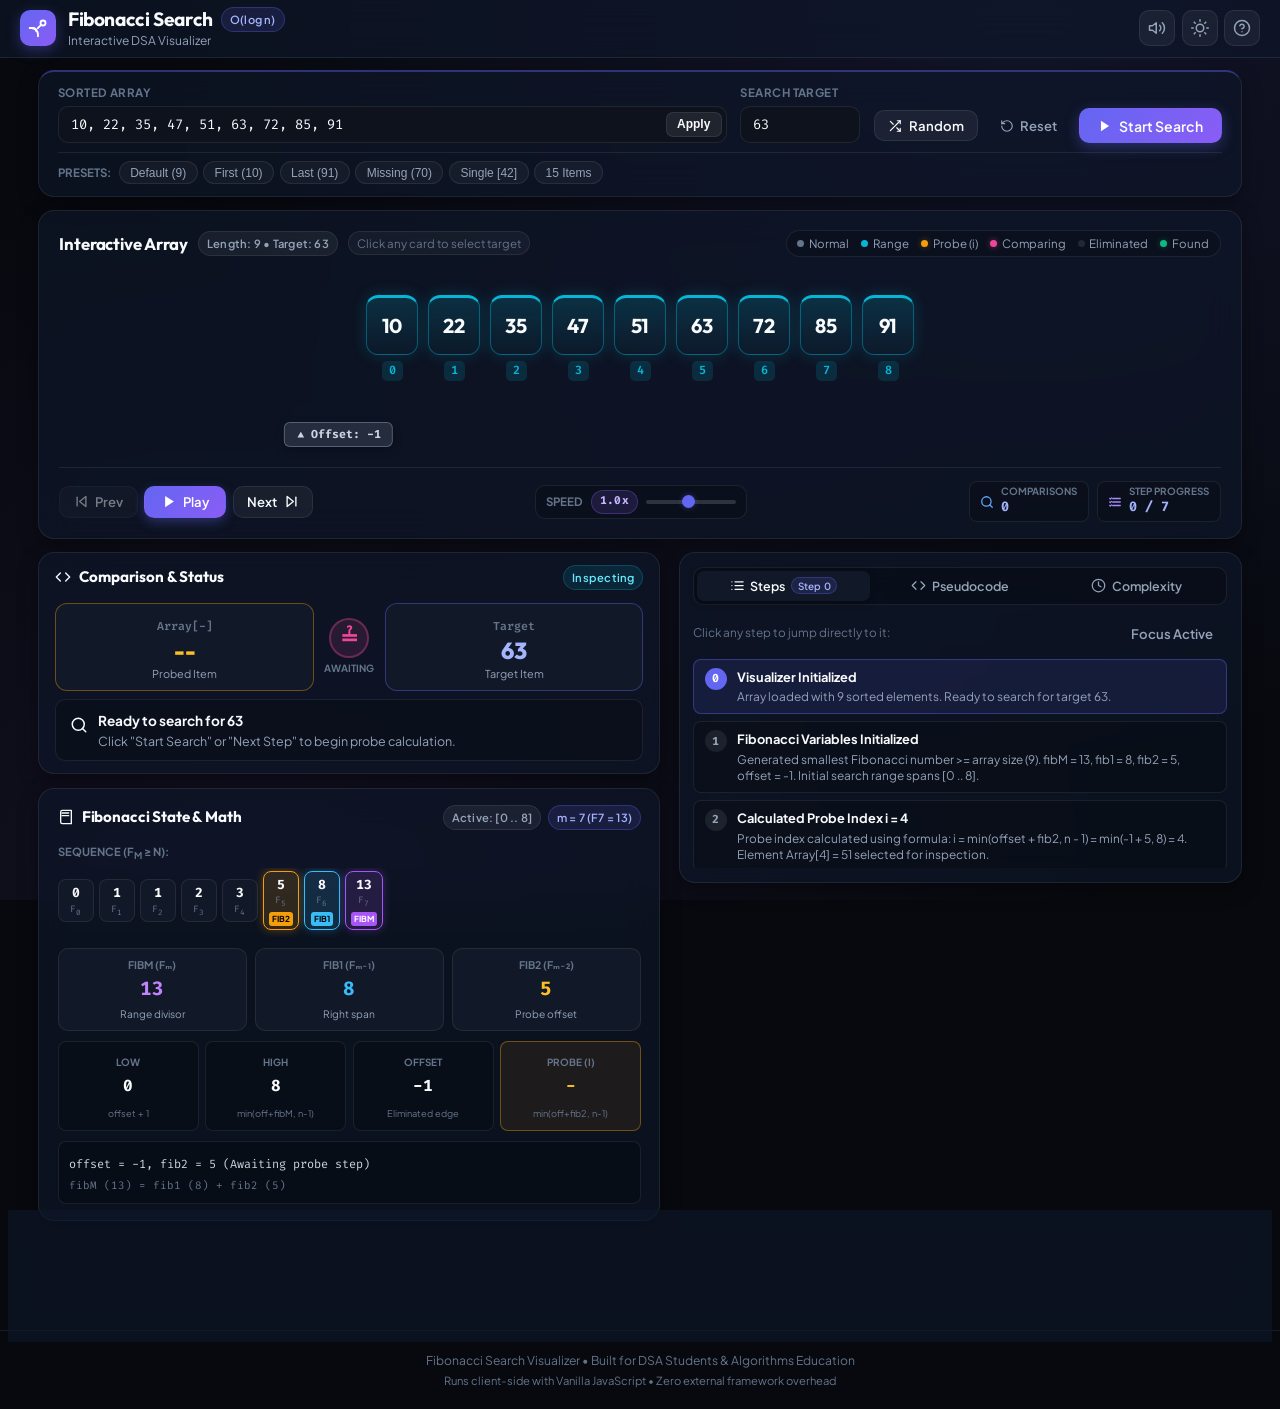
<file: index.html>
<!DOCTYPE html>
<html lang="en">
<head>
  <meta charset="UTF-8">
  <meta name="viewport" content="width=device-width, initial-scale=1.0">
  <title>Fibonacci Search Visualizer | Interactive DSA Algorithm Learning Tool</title>
  <meta name="description" content="An interactive, educational Fibonacci Search Algorithm visualizer for Data Structures and Algorithms (DSA) students. Learn step-by-step with animated probes, Fibonacci sequences, and comparisons.">
  
  <!-- Google Fonts: Outfit (Headings & Display), Plus Jakarta Sans (UI), Fira Code (Mono) -->
  <link rel="preconnect" href="https://fonts.googleapis.com">
  <link rel="preconnect" href="https://fonts.gstatic.com" crossorigin>
  <link href="https://fonts.googleapis.com/css2?family=Fira+Code:wght@400;500;600&family=Outfit:wght@400;500;600;700;800&family=Plus+Jakarta+Sans:wght@400;500;600;700&display=swap" rel="stylesheet">
  
  <link rel="stylesheet" href="style.css">
</head>
<body class="dark-theme">
  <!-- Accessibility Skip Link -->
  <a href="#main-visualizer" class="skip-link">Skip to Visualizer</a>

  <!-- Live Announcer for Screen Readers -->
  <div id="live-announcer" class="sr-only" aria-live="polite" aria-atomic="true"></div>

  <!-- Sleek Frosted Header -->
  <header class="app-header">
    <div class="header-container">
      <div class="brand-group">
        <div class="brand-icon" aria-hidden="true">
          <svg width="20" height="20" viewBox="0 0 24 24" fill="none" stroke="currentColor" stroke-width="2.2" stroke-linecap="round" stroke-linejoin="round">
            <path d="M2 12h2a8 8 0 0 1 8 8v2"></path>
            <path d="M6 12a4 4 0 0 1 4 4"></path>
            <circle cx="18" cy="6" r="3"></circle>
            <path d="m16 8-4.5 4.5"></path>
          </svg>
        </div>
        <div class="brand-text">
          <div class="title-with-badge">
            <h1 class="app-title">Fibonacci Search</h1>
            <span class="badge badge-accent">O(log n)</span>
          </div>
          <p class="app-subtitle">Interactive DSA Visualizer</p>
        </div>
      </div>

      <div class="header-actions">
        <!-- Audio Toggle Button -->
        <button id="btn-toggle-sound" class="btn-icon" title="Toggle Sound Effects (M)" aria-label="Toggle Sound Effects">
          <svg class="icon-sound-on" width="18" height="18" viewBox="0 0 24 24" fill="none" stroke="currentColor" stroke-width="2" stroke-linecap="round" stroke-linejoin="round" aria-hidden="true">
            <polygon points="11 5 6 9 2 9 2 15 6 15 11 19 11 5"></polygon>
            <path d="M15.54 8.46a5 5 0 0 1 0 7.07"></path>
            <path d="M19.07 4.93a10 10 0 0 1 0 14.14"></path>
          </svg>
          <svg class="icon-sound-off" style="display:none;" width="18" height="18" viewBox="0 0 24 24" fill="none" stroke="currentColor" stroke-width="2" stroke-linecap="round" stroke-linejoin="round" aria-hidden="true">
            <polygon points="11 5 6 9 2 9 2 15 6 15 11 19 11 5"></polygon>
            <line x1="23" y1="9" x2="17" y2="15"></line>
            <line x1="17" y1="9" x2="23" y2="15"></line>
          </svg>
        </button>

        <!-- Theme Toggle Button -->
        <button id="btn-toggle-theme" class="btn-icon" title="Toggle Dark/Light Mode (T)" aria-label="Toggle Theme">
          <svg class="icon-sun" width="18" height="18" viewBox="0 0 24 24" fill="none" stroke="currentColor" stroke-width="2" stroke-linecap="round" stroke-linejoin="round" aria-hidden="true">
            <circle cx="12" cy="12" r="5"></circle>
            <line x1="12" y1="1" x2="12" y2="3"></line>
            <line x1="12" y1="21" x2="12" y2="23"></line>
            <line x1="4.22" y1="4.22" x2="5.64" y2="5.64"></line>
            <line x1="18.36" y1="18.36" x2="19.78" y2="19.78"></line>
            <line x1="1" y1="12" x2="3" y2="12"></line>
            <line x1="21" y1="12" x2="23" y2="12"></line>
            <line x1="4.22" y1="19.78" x2="5.64" y2="18.36"></line>
            <line x1="18.36" y1="5.64" x2="19.78" y2="4.22"></line>
          </svg>
          <svg class="icon-moon" style="display:none;" width="18" height="18" viewBox="0 0 24 24" fill="none" stroke="currentColor" stroke-width="2" stroke-linecap="round" stroke-linejoin="round" aria-hidden="true">
            <path d="M21 12.79A9 9 0 1 1 11.21 3 7 7 0 0 0 21 12.79z"></path>
          </svg>
        </button>

        <!-- Help / Shortcuts Button -->
        <button id="btn-open-help" class="btn-icon" title="Keyboard Shortcuts & Guide (?)" aria-label="Keyboard Shortcuts">
          <svg width="18" height="18" viewBox="0 0 24 24" fill="none" stroke="currentColor" stroke-width="2" stroke-linecap="round" stroke-linejoin="round" aria-hidden="true">
            <circle cx="12" cy="12" r="10"></circle>
            <path d="M9.09 9a3 3 0 0 1 5.83 1c0 2-3 3-3 3"></path>
            <line x1="12" y1="17" x2="12.01" y2="17"></line>
          </svg>
        </button>
      </div>
    </div>
  </header>

  <!-- Main Container -->
  <main id="main-visualizer" class="app-main">
    
    <!-- 1. STREAMLINED CONTROL COMMAND BAR -->
    <section class="card input-command-card" aria-labelledby="input-panel-title">
      <div class="command-bar-row">
        <!-- Array Input Capsule -->
        <div class="input-capsule-group array-capsule">
          <label for="array-input" class="capsule-label">Sorted Array</label>
          <div class="capsule-field-wrap">
            <input type="text" id="array-input" class="capsule-input mono-font" placeholder="e.g. 10, 22, 35, 47, 51, 63, 72, 85, 91" value="10, 22, 35, 47, 51, 63, 72, 85, 91" autocomplete="off" spellcheck="false">
            <button id="btn-apply-array" class="capsule-action-btn" title="Apply Array">Apply</button>
          </div>
        </div>

        <!-- Target Input Capsule -->
        <div class="input-capsule-group target-capsule">
          <label for="target-input" class="capsule-label">Search Target</label>
          <div class="capsule-field-wrap">
            <input type="number" id="target-input" class="capsule-input mono-font" placeholder="63" value="63">
          </div>
        </div>

        <!-- Primary Action Buttons -->
        <div class="command-buttons-group">
          <button id="btn-random-array" class="btn btn-secondary btn-sm" title="Generate Random Sorted Array (5-15 elements)">
            <svg width="14" height="14" viewBox="0 0 24 24" fill="none" stroke="currentColor" stroke-width="2" stroke-linecap="round" stroke-linejoin="round" aria-hidden="true">
              <polyline points="16 3 21 3 21 8"></polyline>
              <line x1="4" y1="20" x2="21" y2="3"></line>
              <polyline points="21 16 21 21 16 21"></polyline>
              <line x1="15" y1="15" x2="21" y2="21"></line>
              <line x1="4" y1="4" x2="9" y2="9"></line>
            </svg>
            <span>Random</span>
          </button>
          
          <button id="btn-reset" class="btn btn-ghost btn-sm" title="Reset visualization to initial state (R)">
            <svg width="14" height="14" viewBox="0 0 24 24" fill="none" stroke="currentColor" stroke-width="2" stroke-linecap="round" stroke-linejoin="round" aria-hidden="true">
              <path d="M3 12a9 9 0 1 0 9-9 9.75 9.75 0 0 0-6.74 2.74L3 8"></path>
              <path d="M3 3v5h5"></path>
            </svg>
            <span>Reset</span>
          </button>

          <button id="btn-start-search" class="btn btn-primary btn-sm btn-cta" title="Start Search Animation (Space)">
            <svg class="play-icon" width="14" height="14" viewBox="0 0 24 24" fill="currentColor" stroke="none" aria-hidden="true">
              <polygon points="5 3 19 12 5 21 5 3"></polygon>
            </svg>
            <svg class="pause-icon" style="display:none;" width="14" height="14" viewBox="0 0 24 24" fill="currentColor" stroke="none" aria-hidden="true">
              <rect x="6" y="4" width="4" height="16"></rect>
              <rect x="14" y="4" width="4" height="16"></rect>
            </svg>
            <span id="start-btn-text">Start Search</span>
          </button>
        </div>
      </div>

      <!-- Presets & Error Strip -->
      <div class="command-sub-row">
        <div class="preset-pills-wrap">
          <span class="sub-label">Presets:</span>
          <div class="preset-chips-group">
            <button class="chip-btn" data-preset="default">Default (9)</button>
            <button class="chip-btn" data-preset="found-first">First (10)</button>
            <button class="chip-btn" data-preset="found-last">Last (91)</button>
            <button class="chip-btn" data-preset="not-found">Missing (70)</button>
            <button class="chip-btn" data-preset="single">Single [42]</button>
            <button class="chip-btn" data-preset="large">15 Items</button>
          </div>
        </div>
        <div id="input-error-msg" class="input-error" role="alert" style="display:none;"></div>
      </div>

      <!-- Accessible hidden heading to satisfy markup -->
      <h2 id="input-panel-title" class="sr-only">Controls & Configuration</h2>
    </section>

    <!-- UNSORTED ARRAY MODAL / BANNER -->
    <div id="unsorted-modal" class="unsorted-banner" role="alertdialog" aria-labelledby="unsorted-title" style="display:none;">
      <div class="unsorted-content">
        <div class="unsorted-icon" aria-hidden="true">
          <svg width="22" height="22" viewBox="0 0 24 24" fill="none" stroke="#f59e0b" stroke-width="2" stroke-linecap="round" stroke-linejoin="round">
            <path d="m21.73 18-8-14a2 2 0 0 0-3.48 0l-8 14A2 2 0 0 0 4 21h16a2 2 0 0 0 1.73-3Z"></path>
            <line x1="12" y1="9" x2="12" y2="13"></line>
            <line x1="12" y1="17" x2="12.01" y2="17"></line>
          </svg>
        </div>
        <div class="unsorted-text">
          <h3 id="unsorted-title" class="unsorted-heading">Array Must Be Sorted</h3>
          <p class="unsorted-desc">Fibonacci Search relies on elements in ascending order to partition the search space.</p>
        </div>
        <div class="unsorted-actions">
          <button id="btn-sort-auto" class="btn btn-accent btn-sm">Sort Automatically</button>
          <button id="btn-sort-cancel" class="btn btn-ghost btn-sm">Cancel</button>
        </div>
      </div>
    </div>

    <!-- 2. MAIN ARRAY VISUALIZATION STAGE (HERO CENTERPIECE) -->
    <section class="card array-stage-card" aria-label="Array Visualization">
      <div class="stage-header">
        <div class="stage-title-wrap">
          <h2 class="stage-title">Interactive Array</h2>
          <span id="array-stats-badge" class="badge badge-neutral">Length: 9 • Target: 63</span>
          <span class="stage-hint-pill">Click any card to select target</span>
        </div>

        <!-- Clean Compact Legend -->
        <div class="legend-bar" aria-label="Array element status legend">
          <div class="legend-item"><span class="legend-dot dot-normal"></span><span>Normal</span></div>
          <div class="legend-item"><span class="legend-dot dot-range"></span><span>Range</span></div>
          <div class="legend-item"><span class="legend-dot dot-probe"></span><span>Probe (i)</span></div>
          <div class="legend-item"><span class="legend-dot dot-comparing"></span><span>Comparing</span></div>
          <div class="legend-item"><span class="legend-dot dot-eliminated"></span><span>Eliminated</span></div>
          <div class="legend-item"><span class="legend-dot dot-found"></span><span>Found</span></div>
        </div>
      </div>

      <!-- Array Container with smooth animated pointers -->
      <div class="array-container-wrapper" id="array-wrapper">
        <div id="array-container" class="array-container" role="region" aria-label="Interactive Array Display">
          <!-- Dynamically populated array element boxes -->
        </div>

        <!-- Animated Gliding Pointer Badges -->
        <div class="pointer-track" id="pointer-track" aria-hidden="true">
          <div id="offset-indicator" class="pointer-badge offset-badge" style="display:none;">
            <svg class="pointer-arrow-svg" width="10" height="10" viewBox="0 0 24 24" fill="currentColor">
              <polygon points="12 4 4 18 20 18"></polygon>
            </svg>
            <span class="pointer-label">Offset: -1</span>
          </div>
          <div id="probe-indicator" class="pointer-badge probe-badge" style="display:none;">
            <svg class="pointer-arrow-svg" width="10" height="10" viewBox="0 0 24 24" fill="currentColor">
              <polygon points="12 4 4 18 20 18"></polygon>
            </svg>
            <span class="pointer-label">Probe (i): 4</span>
          </div>
        </div>
      </div>

      <!-- INTEGRATED PLAYBACK CONTROLS BAR -->
      <div class="controls-toolbar">
        <div class="playback-buttons">
          <button id="btn-prev-step" class="btn btn-control btn-sm" title="Previous Step (← Arrow)" disabled>
            <svg width="15" height="15" viewBox="0 0 24 24" fill="none" stroke="currentColor" stroke-width="2.2" stroke-linecap="round" stroke-linejoin="round" aria-hidden="true">
              <polygon points="19 20 9 12 19 4 19 20"></polygon>
              <line x1="5" y1="19" x2="5" y2="5"></line>
            </svg>
            <span>Prev</span>
          </button>

          <button id="btn-play-pause" class="btn btn-play btn-sm" title="Play / Pause Animation (Space)">
            <svg class="play-icon" width="15" height="15" viewBox="0 0 24 24" fill="currentColor" stroke="none" aria-hidden="true">
              <polygon points="5 3 19 12 5 21 5 3"></polygon>
            </svg>
            <svg class="pause-icon" style="display:none;" width="15" height="15" viewBox="0 0 24 24" fill="currentColor" stroke="none" aria-hidden="true">
              <rect x="6" y="4" width="4" height="16"></rect>
              <rect x="14" y="4" width="4" height="16"></rect>
            </svg>
            <span id="play-pause-label">Play</span>
          </button>

          <button id="btn-next-step" class="btn btn-control btn-sm" title="Next Step (→ Arrow)">
            <span>Next</span>
            <svg width="15" height="15" viewBox="0 0 24 24" fill="none" stroke="currentColor" stroke-width="2.2" stroke-linecap="round" stroke-linejoin="round" aria-hidden="true">
              <polygon points="5 4 15 12 5 20 5 4"></polygon>
              <line x1="19" y1="5" x2="19" y2="19"></line>
            </svg>
          </button>
        </div>

        <!-- Speed Slider Capsule -->
        <div class="speed-slider-group">
          <span class="speed-label-text">Speed</span>
          <span id="speed-value-badge" class="badge badge-speed">1.0x</span>
          <input type="range" id="speed-slider" min="300" max="2200" step="100" value="1200" aria-label="Animation Delay in Milliseconds">
        </div>

        <!-- Live Metrics Badges -->
        <div class="metrics-pill-group">
          <div class="metric-pill">
            <span class="metric-icon-wrap" aria-hidden="true">
              <svg width="14" height="14" viewBox="0 0 24 24" fill="none" stroke="#60a5fa" stroke-width="2.2" stroke-linecap="round" stroke-linejoin="round">
                <circle cx="11" cy="11" r="8"></circle>
                <line x1="21" y1="21" x2="16.65" y2="16.65"></line>
              </svg>
            </span>
            <div class="metric-details">
              <span class="metric-title">Comparisons</span>
              <span id="comparisons-count" class="metric-value">0</span>
            </div>
          </div>

          <div class="metric-pill">
            <span class="metric-icon-wrap" aria-hidden="true">
              <svg width="14" height="14" viewBox="0 0 24 24" fill="none" stroke="#a78bfa" stroke-width="2.2" stroke-linecap="round" stroke-linejoin="round">
                <line x1="8" y1="6" x2="21" y2="6"></line>
                <line x1="8" y1="12" x2="21" y2="12"></line>
                <line x1="8" y1="18" x2="21" y2="18"></line>
                <polyline points="3 6 4 7 6 5"></polyline>
                <polyline points="3 12 4 13 6 11"></polyline>
                <polyline points="3 18 4 19 6 17"></polyline>
              </svg>
            </span>
            <div class="metric-details">
              <span class="metric-title">Step Progress</span>
              <span id="step-count" class="metric-value">0 / 0</span>
            </div>
          </div>
        </div>
      </div>
    </section>

    <!-- 3. BALANCED 2-COLUMN DASHBOARD -->
    <div class="main-dashboard-grid">
      
      <!-- LEFT COLUMN: LIVE COMPARISON & FIBONACCI STATE -->
      <div class="dashboard-col left-col">
        
        <!-- CURRENT COMPARISON CARD -->
        <div class="card comparison-card" id="comparison-card" aria-labelledby="comp-panel-title">
          <div class="panel-header">
            <h2 id="comp-panel-title" class="panel-title">
              <svg width="16" height="16" viewBox="0 0 24 24" fill="none" stroke="currentColor" stroke-width="2" stroke-linecap="round" stroke-linejoin="round" aria-hidden="true">
                <polyline points="16 18 22 12 16 6"></polyline>
                <polyline points="8 6 2 12 8 18"></polyline>
              </svg>
              Comparison & Status
            </h2>
            <span id="comp-status-badge" class="badge badge-warning">Awaiting probe</span>
          </div>

          <!-- Comparison Arena -->
          <div class="comparison-arena">
            <div class="comp-box comp-probe-box" id="comp-probe-box">
              <span class="comp-tag">Array[<span id="comp-probe-idx">4</span>]</span>
              <div id="comp-probe-val" class="comp-val">51</div>
              <span class="comp-label">Probed Item</span>
            </div>

            <div class="comp-operator-box" id="comp-operator-box">
              <div id="comp-operator-sign" class="operator-sign">&lt;</div>
              <span id="comp-operator-sub" class="operator-sub">Is Smaller</span>
            </div>

            <div class="comp-box comp-target-box" id="comp-target-box">
              <span class="comp-tag">Target</span>
              <div id="comp-target-val" class="comp-val">63</div>
              <span class="comp-label">Target Item</span>
            </div>
          </div>

          <!-- Plain-English Verdict Box -->
          <div class="comp-verdict-box" id="comp-verdict-box">
            <div class="verdict-icon-container" id="verdict-icon">
              <!-- SVG dynamically populated by script.js -->
            </div>
            <div class="verdict-text-wrap">
              <h3 id="verdict-headline" class="verdict-headline">Ready to search for 63</h3>
              <p id="verdict-desc" class="verdict-desc">
                Click "Start Search" or "Next" to calculate the first Fibonacci probe index.
              </p>
            </div>
          </div>
        </div>

        <!-- FINAL RESULT CARD (POPS IN ON COMPLETE) -->
        <div id="result-banner" class="card result-card" style="display:none;" aria-live="polite">
          <div class="result-badge-row">
            <div id="result-icon-circle" class="result-icon-circle">
              <!-- SVG dynamically populated by script.js -->
            </div>
            <div>
              <h3 id="result-title" class="result-title">Element Found!</h3>
              <p id="result-subtitle" class="result-subtitle">Target successfully located in the array.</p>
            </div>
          </div>

          <div class="result-details-grid">
            <div class="res-item">
              <span class="res-label">Target</span>
              <span id="res-val-target" class="res-value">63</span>
            </div>
            <div class="res-item">
              <span class="res-label">Found Index</span>
              <span id="res-val-index" class="res-value">5</span>
            </div>
            <div class="res-item">
              <span class="res-label">Comparisons</span>
              <span id="res-val-comps" class="res-value">3</span>
            </div>
            <div class="res-item">
              <span class="res-label">Steps</span>
              <span id="res-val-steps" class="res-value">7</span>
            </div>
          </div>

          <p id="result-explanation" class="result-explanation-text">
            Search completed successfully.
          </p>
        </div>

        <!-- FIBONACCI VARIABLES & SEARCH RANGE HUD -->
        <div class="card hud-card" aria-labelledby="hud-panel-title">
          <div class="panel-header">
            <h2 id="hud-panel-title" class="panel-title">
              <svg width="16" height="16" viewBox="0 0 24 24" fill="none" stroke="currentColor" stroke-width="2" stroke-linecap="round" stroke-linejoin="round" aria-hidden="true">
                <path d="M4 19.5v-15A2.5 2.5 0 0 1 6.5 2H20v20H6.5a2.5 2.5 0 0 1-2.5-2.5Z"></path>
                <path d="M6 6h10"></path>
                <path d="M6 10h10"></path>
              </svg>
              Fibonacci State & Math
            </h2>
            <div class="hud-badges-group">
              <span id="range-active-badge" class="badge badge-neutral">Active: [0 .. 8]</span>
              <span id="fib-m-index-badge" class="badge badge-accent">m = 7 (F7 = 13)</span>
            </div>
          </div>

          <!-- Fibonacci Ribbon Tape -->
          <div class="fib-ribbon-wrapper">
            <span class="hud-sub-label">Sequence (F<sub>m</sub> &ge; n):</span>
            <div id="fib-sequence-tape" class="fib-sequence-tape" role="list" aria-label="Fibonacci Sequence Numbers">
              <!-- Dynamic Fibonacci numbers pills -->
            </div>
          </div>

          <!-- Triple Fibonacci Variables -->
          <div class="fib-variables-grid">
            <div class="fib-var-card var-fibM" id="var-card-fibM">
              <div class="var-badge">fibM (Fₘ)</div>
              <div id="val-fibM" class="var-value">13</div>
              <div class="var-sub">Range divisor</div>
            </div>

            <div class="fib-var-card var-fib1" id="var-card-fib1">
              <div class="var-badge">fib1 (Fₘ₋₁)</div>
              <div id="val-fib1" class="var-value">8</div>
              <div class="var-sub">Right span</div>
            </div>

            <div class="fib-var-card var-fib2" id="var-card-fib2">
              <div class="var-badge">fib2 (Fₘ₋₂)</div>
              <div id="val-fib2" class="var-value">5</div>
              <div class="var-sub">Probe offset</div>
            </div>
          </div>

          <!-- Search Range HUD Badges -->
          <div class="range-stats-grid">
            <div class="range-stat-box">
              <span class="range-label">Low</span>
              <span id="stat-low" class="range-num">0</span>
              <span class="range-note">offset + 1</span>
            </div>

            <div class="range-stat-box">
              <span class="range-label">High</span>
              <span id="stat-high" class="range-num">8</span>
              <span class="range-note">min(off+fibM, n-1)</span>
            </div>

            <div class="range-stat-box">
              <span class="range-label">Offset</span>
              <span id="stat-offset" class="range-num">-1</span>
              <span class="range-note">Eliminated edge</span>
            </div>

            <div class="range-stat-box highlight-probe">
              <span class="range-label">Probe (i)</span>
              <span id="stat-probe" class="range-num">4</span>
              <span class="range-note">min(off+fib2, n-1)</span>
            </div>
          </div>

          <!-- Live Formula Bar -->
          <div class="hud-formula-bar">
            <div id="probe-formula-text" class="formula-text">
              <code>i = min(offset + fib2, n - 1) = min(-1 + 5, 8) = 4</code>
            </div>
            <code id="fib-equation" class="equation-text">fibM (13) = fib1 (8) + fib2 (5)</code>
          </div>
        </div>

      </div>

      <!-- RIGHT COLUMN: TABBED EXPLORER (STEPS, CODE, COMPLEXITY) -->
      <div class="dashboard-col right-col">
        
        <div class="card explorer-card">
          <!-- Explorer Tab Bar -->
          <div class="tab-bar" role="tablist" aria-label="Algorithm Explorer Tabs">
            <button class="tab-btn active" id="tab-btn-steps" data-tab="tab-steps" role="tab" aria-selected="true" aria-controls="tab-steps">
              <svg width="15" height="15" viewBox="0 0 24 24" fill="none" stroke="currentColor" stroke-width="2" stroke-linecap="round" stroke-linejoin="round" aria-hidden="true">
                <line x1="8" y1="6" x2="21" y2="6"></line>
                <line x1="8" y1="12" x2="21" y2="12"></line>
                <line x1="8" y1="18" x2="21" y2="18"></line>
                <line x1="3" y1="6" x2="3.01" y2="6"></line>
                <line x1="3" y1="12" x2="3.01" y2="12"></line>
                <line x1="3" y1="18" x2="3.01" y2="18"></line>
              </svg>
              <span>Steps</span>
              <span id="current-step-badge" class="badge badge-accent tab-badge">Step 0</span>
            </button>

            <button class="tab-btn" id="tab-btn-code" data-tab="tab-code" role="tab" aria-selected="false" aria-controls="tab-code">
              <svg width="15" height="15" viewBox="0 0 24 24" fill="none" stroke="currentColor" stroke-width="2" stroke-linecap="round" stroke-linejoin="round" aria-hidden="true">
                <polyline points="16 18 22 12 16 6"></polyline>
                <polyline points="8 6 2 12 8 18"></polyline>
              </svg>
              <span>Pseudocode</span>
            </button>

            <button class="tab-btn" id="tab-btn-complexity" data-tab="tab-complexity" role="tab" aria-selected="false" aria-controls="tab-complexity">
              <svg width="15" height="15" viewBox="0 0 24 24" fill="none" stroke="currentColor" stroke-width="2" stroke-linecap="round" stroke-linejoin="round" aria-hidden="true">
                <circle cx="12" cy="12" r="10"></circle>
                <polyline points="12 6 12 12 16 14"></polyline>
              </svg>
              <span>Complexity</span>
            </button>
          </div>

          <!-- TAB CONTENT 1: STEP-BY-STEP TIMELINE -->
          <div class="tab-pane active" id="tab-steps" role="tabpanel" aria-labelledby="tab-btn-steps">
            <div class="tab-pane-header">
              <span class="pane-note">Click any step to jump directly to it:</span>
              <button id="btn-clear-history" class="btn btn-ghost btn-sm" title="Focus Active Step">Focus Active</button>
            </div>
            <div id="steps-timeline" class="steps-timeline" role="log" aria-label="Step Execution Timeline">
              <!-- Dynamic step cards -->
            </div>
          </div>

          <!-- TAB CONTENT 2: SYNCHRONIZED PSEUDOCODE VIEWER -->
          <div class="tab-pane" id="tab-code" role="tabpanel" aria-labelledby="tab-btn-code" style="display:none;">
            <div class="tab-pane-header">
              <span class="pane-note">Active line highlights in real-time:</span>
              <span class="badge badge-neutral">C++ / Java Style</span>
            </div>
            <pre id="pseudocode-container" class="pseudocode-pre"><code id="pseudocode-content">
<span class="code-line" data-line="1"><span class="c-k">fib2</span> = 0; <span class="c-k">fib1</span> = 1; <span class="c-k">fibM</span> = fib2 + fib1;</span>
<span class="code-line" data-line="2"><span class="c-kw">while</span> (fibM &lt; n) { fib2 = fib1; fib1 = fibM; fibM = fib2 + fib1; }</span>
<span class="code-line" data-line="3"><span class="c-k">offset</span> = -1;</span>
<span class="code-line" data-line="4"><span class="c-kw">while</span> (fibM &gt; 1) {</span>
<span class="code-line" data-line="5">    <span class="c-k">i</span> = min(offset + fib2, n - 1);</span>
<span class="code-line" data-line="6">    <span class="c-kw">if</span> (arr[i] &lt; target) {</span>
<span class="code-line" data-line="7">        fibM = fib1; fib1 = fib2; fib2 = fibM - fib1; offset = i;</span>
<span class="code-line" data-line="8">    } <span class="c-kw">else if</span> (arr[i] &gt; target) {</span>
<span class="code-line" data-line="9">        fibM = fib2; fib1 = fib1 - fib2; fib2 = fibM - fib1;</span>
<span class="code-line" data-line="10">    } <span class="c-kw">else</span> { <span class="c-kw">return</span> i; }</span>
<span class="code-line" data-line="11">}</span>
<span class="code-line" data-line="12"><span class="c-kw">if</span> (fib1 == 1 &amp;&amp; offset + 1 &lt; n &amp;&amp; arr[offset + 1] == target)</span>
<span class="code-line" data-line="13">    <span class="c-kw">return</span> offset + 1;</span>
<span class="code-line" data-line="14"><span class="c-kw">return</span> -1; <span class="c-cm">// Target not found</span></span>
            </code></pre>
          </div>

          <!-- TAB CONTENT 3: COMPLEXITY CARD -->
          <div class="tab-pane" id="tab-complexity" role="tabpanel" aria-labelledby="tab-btn-complexity" style="display:none;">
            <div class="complexity-grid">
              <div class="complexity-stat">
                <span class="cx-label">Best Case</span>
                <span class="cx-val cx-good">O(1)</span>
                <span class="cx-desc">Matched on 1st probe</span>
              </div>

              <div class="complexity-stat">
                <span class="cx-label">Average Case</span>
                <span class="cx-val cx-avg">O(log n)</span>
                <span class="cx-desc">Fibonacci reduction</span>
              </div>

              <div class="complexity-stat">
                <span class="cx-label">Worst Case</span>
                <span class="cx-val cx-avg">O(log n)</span>
                <span class="cx-desc">&approx; 1.44 log<sub>2</sub> n operations</span>
              </div>

              <div class="complexity-stat">
                <span class="cx-label">Auxiliary Space</span>
                <span class="cx-val cx-good">O(1)</span>
                <span class="cx-desc">3 iterative variables</span>
              </div>
            </div>

            <div class="complexity-advantage">
              <div class="advantage-badge">Key Hardware Advantage:</div>
              <p>Fibonacci Search uses <strong>only additions and subtractions</strong> to calculate probe indices, eliminating division (costly on RISC processors) unlike Binary Search. It also provides superior memory locality on non-uniform storage media.</p>
            </div>
          </div>
        </div>

      </div>

    </div>

    <!-- 4. COLLAPSIBLE EDUCATIONAL THEORY & COMPARISON GUIDE -->
    <details class="card edu-accordion" aria-labelledby="edu-title">
      <summary class="edu-summary">
        <div class="edu-summary-content">
          <div class="edu-summary-icon">
            <svg width="20" height="20" viewBox="0 0 24 24" fill="none" stroke="currentColor" stroke-width="2" stroke-linecap="round" stroke-linejoin="round" aria-hidden="true">
              <path d="M2 3h6a4 4 0 0 1 4 4v14a3 3 0 0 0-3-3H2z"></path>
              <path d="M22 3h-6a4 4 0 0 0-4 4v14a3 3 0 0 1 3-3h7z"></path>
            </svg>
          </div>
          <div>
            <h2 id="edu-title" class="edu-summary-title">Algorithm Theory & Binary Search Comparison</h2>
            <p class="edu-summary-sub">Click to expand DSA mathematical concepts, step rules, and comparison table</p>
          </div>
        </div>
        <div class="edu-chevron">
          <svg width="18" height="18" viewBox="0 0 24 24" fill="none" stroke="currentColor" stroke-width="2.2" stroke-linecap="round" stroke-linejoin="round">
            <polyline points="6 9 12 15 18 9"></polyline>
          </svg>
        </div>
      </summary>

      <div class="edu-expanded-content">
        <div class="edu-grid">
          <!-- What is Fibonacci Search -->
          <div class="edu-box">
            <h3 class="edu-heading">What is Fibonacci Search?</h3>
            <p class="edu-quote">
              "Fibonacci Search is an efficient comparison-based searching algorithm that works on a sorted array. It uses Fibonacci numbers to divide the search space instead of using the exact middle element like Binary Search."
            </p>
            <p class="edu-text">
              While Binary Search splits an array strictly in half (1/2 and 1/2), Fibonacci Search partitions the search interval into two sub-intervals with lengths corresponding to consecutive Fibonacci numbers (F<sub>m-2</sub> and F<sub>m-1</sub>). This produces a split ratio close to the golden ratio (&phi; &approx; 0.618).
            </p>
          </div>

          <!-- How It Works Step-by-Step -->
          <div class="edu-box">
            <h3 class="edu-heading">How the Algorithm Works (Step-by-Step)</h3>
            <ol class="edu-steps-list">
              <li><strong>Generate Fibonacci numbers:</strong> Find the smallest F<sub>m</sub> &ge; n (array size). Set <code>fibM = F<sub>m</sub></code>, <code>fib1 = F<sub>m-1</sub></code>, <code>fib2 = F<sub>m-2</sub></code>.</li>
              <li><strong>Initialize offset:</strong> Set <code>offset = -1</code> (marks eliminated items on the left).</li>
              <li><strong>Select probe index:</strong> Calculate <code>i = min(offset + fib2, n - 1)</code>.</li>
              <li><strong>Compare probe with target:</strong>
                <ul>
                  <li>If <code>arr[i] &lt; target</code>: Target is to the right. Discard left subarray, set <code>offset = i</code>, and move Fibonacci numbers down by 1 rank (<code>fibM = fib1</code>, <code>fib1 = fib2</code>, <code>fib2 = fibM - fib1</code>).</li>
                  <li>If <code>arr[i] &gt; target</code>: Target is to the left. Discard right subarray, keep <code>offset</code>, and move Fibonacci numbers down by 2 ranks (<code>fibM = fib2</code>, <code>fib1 = fib1 - fib2</code>, <code>fib2 = fibM - fib1</code>).</li>
                  <li>If <code>arr[i] == target</code>: Match found! Return index <code>i</code>.</li>
                </ul>
              </li>
              <li><strong>Boundary check:</strong> When <code>fibM &le; 1</code>, if <code>fib1 == 1</code> and <code>arr[offset + 1] == target</code>, return <code>offset + 1</code>. Otherwise return <code>-1</code>.</li>
            </ol>
          </div>
        </div>

        <!-- FIBONACCI SEARCH VS BINARY SEARCH TABLE -->
        <div class="comparison-table-wrapper">
          <h3 class="edu-heading">Fibonacci Search vs. Binary Search</h3>
          <div class="table-responsive">
            <table class="dsa-table">
              <thead>
                <tr>
                  <th scope="col">Feature</th>
                  <th scope="col" class="highlight-col">Fibonacci Search</th>
                  <th scope="col">Binary Search</th>
                </tr>
              </thead>
              <tbody>
                <tr>
                  <td><strong>Array Requirement</strong></td>
                  <td>Sorted array</td>
                  <td>Sorted array</td>
                </tr>
                <tr>
                  <td><strong>Partition Technique</strong></td>
                  <td>Fibonacci numbers (F<sub>m-2</sub> and F<sub>m-1</sub>)</td>
                  <td>Divide by 2 (Middle element)</td>
                </tr>
                <tr>
                  <td><strong>Average Time Complexity</strong></td>
                  <td><code>O(log n)</code></td>
                  <td><code>O(log n)</code></td>
                </tr>
                <tr>
                  <td><strong>Worst Time Complexity</strong></td>
                  <td><code>O(log n)</code> (&approx; 1.44 log<sub>2</sub> n)</td>
                  <td><code>O(log n)</code> (log<sub>2</sub> n)</td>
                </tr>
                <tr>
                  <td><strong>Auxiliary Space</strong></td>
                  <td><code>O(1)</code></td>
                  <td><code>O(1)</code></td>
                </tr>
                <tr>
                  <td><strong>Operations Used</strong></td>
                  <td><strong>Only Addition & Subtraction</strong> (+) / (-)</td>
                  <td>Division or Bit Shift (/) / (&gt;&gt;)</td>
                </tr>
                <tr>
                  <td><strong>Cache & Non-uniform Access</strong></td>
                  <td>Better for storage media with non-uniform access</td>
                  <td>Jumps to center; uniform distribution</td>
                </tr>
                <tr>
                  <td><strong>Core Idea</strong></td>
                  <td>Golden-ratio Fibonacci partitioning</td>
                  <td>Equi-partition divide-and-conquer</td>
                </tr>
              </tbody>
            </table>
          </div>
        </div>
      </div>
    </details>

  </main>

  <!-- HELP & KEYBOARD SHORTCUTS MODAL -->
  <div id="help-modal" class="modal-backdrop" style="display:none;" role="dialog" aria-modal="true" aria-labelledby="help-modal-title">
    <div class="modal-card">
      <div class="modal-header">
        <h2 id="help-modal-title" class="modal-title">
          <svg width="18" height="18" viewBox="0 0 24 24" fill="none" stroke="currentColor" stroke-width="2" stroke-linecap="round" stroke-linejoin="round" aria-hidden="true">
            <circle cx="12" cy="12" r="10"></circle>
            <path d="M9.09 9a3 3 0 0 1 5.83 1c0 2-3 3-3 3"></path>
            <line x1="12" y1="17" x2="12.01" y2="17"></line>
          </svg>
          Keyboard Shortcuts & Guide
        </h2>
        <button id="btn-close-help" class="btn-icon" aria-label="Close dialog">
          <svg width="16" height="16" viewBox="0 0 24 24" fill="none" stroke="currentColor" stroke-width="2"><line x1="18" y1="6" x2="6" y2="18"></line><line x1="6" y1="6" x2="18" y2="18"></line></svg>
        </button>
      </div>
      <div class="modal-body">
        <p class="modal-intro">Control the Fibonacci Search visualizer using your keyboard:</p>
        
        <div class="shortcuts-grid">
          <div class="shortcut-row">
            <kbd class="key-cap">Space</kbd>
            <span>Play / Pause automated search animation</span>
          </div>
          <div class="shortcut-row">
            <kbd class="key-cap">→</kbd>
            <span>Execute exactly one step forward (Next)</span>
          </div>
          <div class="shortcut-row">
            <kbd class="key-cap">←</kbd>
            <span>Step backward to previous state (Prev)</span>
          </div>
          <div class="shortcut-row">
            <kbd class="key-cap">R</kbd>
            <span>Reset visualization to start state</span>
          </div>
          <div class="shortcut-row">
            <kbd class="key-cap">M</kbd>
            <span>Toggle synthetic audio sound effects</span>
          </div>
          <div class="shortcut-row">
            <kbd class="key-cap">T</kbd>
            <span>Toggle Dark / Light visual theme</span>
          </div>
        </div>

        <div class="modal-tips">
          <h4>
            <svg width="16" height="16" viewBox="0 0 24 24" fill="none" stroke="currentColor" stroke-width="2"><path d="M15 14c.2-1 .7-1.7 1.5-2.5 1-.9 1.5-2.2 1.5-3.5A6 6 0 0 0 6 8c0 1 .2 2.2 1.5 3.5.7.7 1.3 1.5 1.5 2.5"></path><path d="M9 18h6"></path><path d="M10 22h4"></path></svg>
            Interactive Tips
          </h4>
          <p>Click any array box on screen to immediately set it as the Search Target! In the Steps tab, click any previous or future step card to jump straight to that moment.</p>
        </div>
      </div>
      <div class="modal-footer">
        <button id="btn-modal-got-it" class="btn btn-primary btn-sm">Got it!</button>
      </div>
    </div>
  </div>

  <!-- Footer -->
  <footer class="app-footer">
    <div class="footer-container">
      <p>Fibonacci Search Visualizer • Built for DSA Students & Algorithms Education</p>
      <p class="footer-sub">Runs client-side with Vanilla JavaScript • Zero external framework overhead</p>
    </div>
  </footer>

  <script src="script.js"></script>
</body>
</html>
</file>
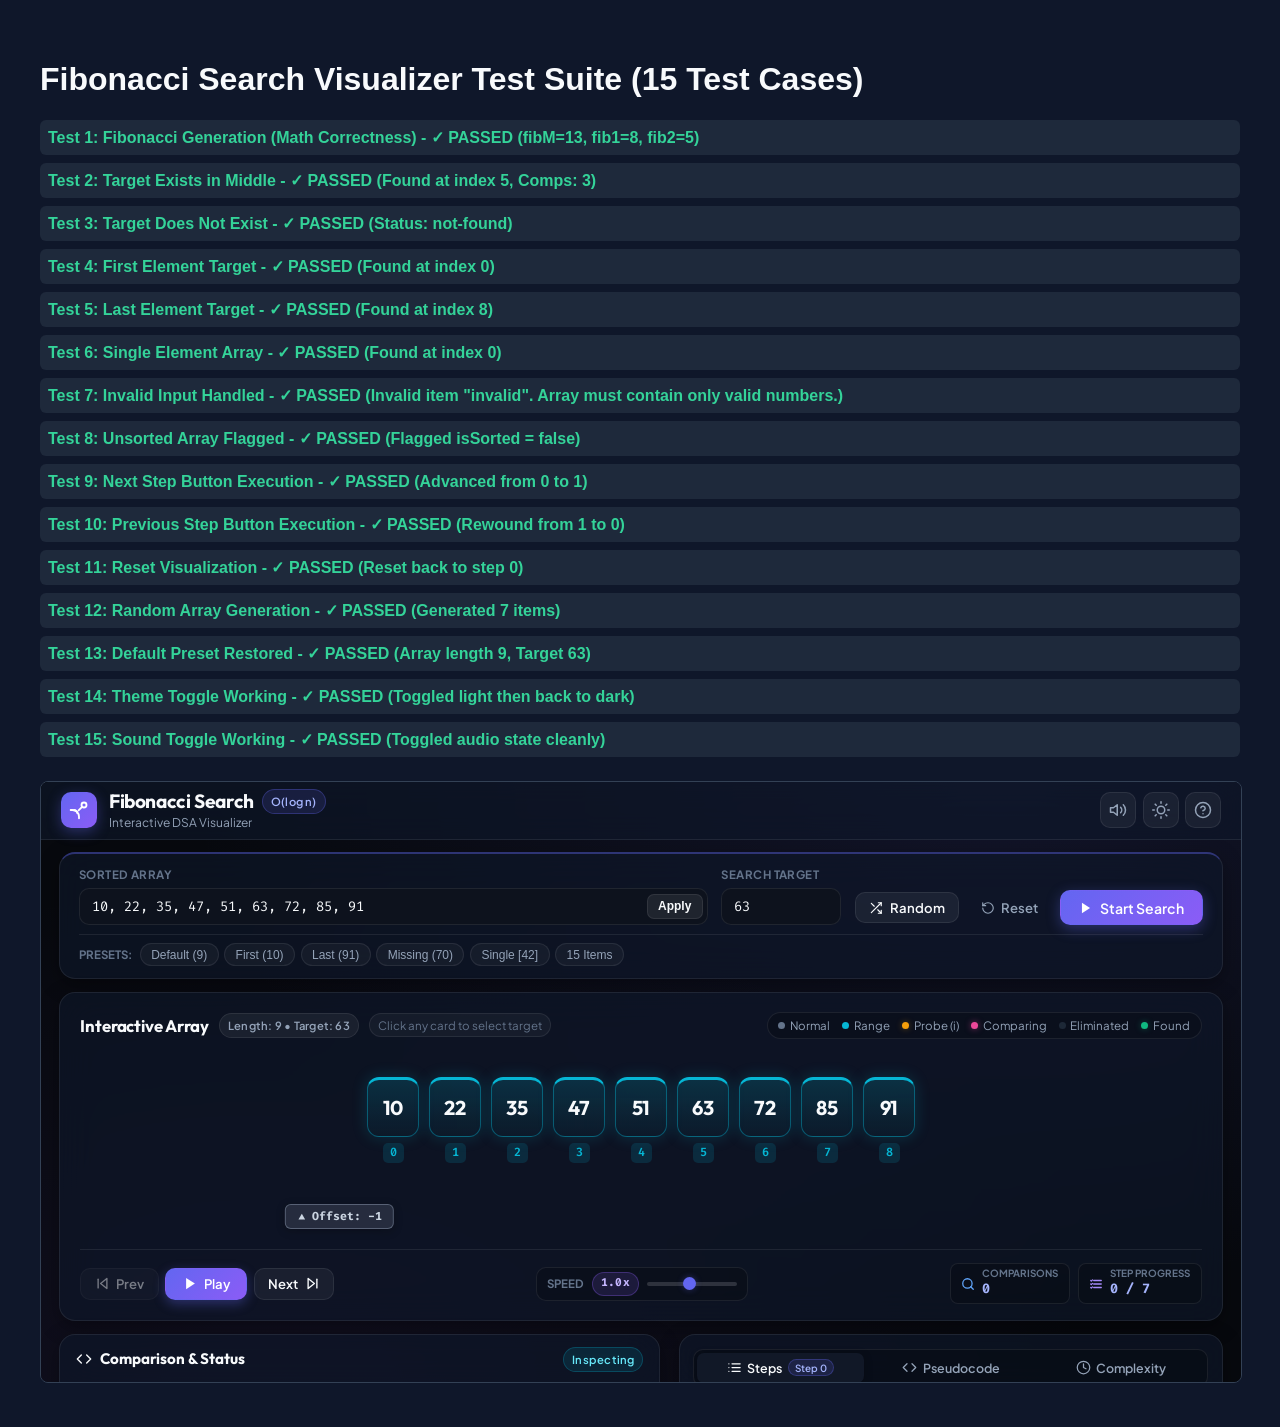
<file: test_suite.html>
<!DOCTYPE html>
<html lang="en">
<head>
  <meta charset="UTF-8">
  <title>Automated In-Browser Test Suite for Fibonacci Search Visualizer</title>
  <style>
    body { font-family: sans-serif; background: #0f172a; color: #f8fafc; padding: 2rem; }
    .pass { color: #34d399; font-weight: bold; }
    .fail { color: #f87171; font-weight: bold; }
    .log-item { margin: 0.5rem 0; padding: 0.5rem; background: #1e293b; border-radius: 6px; }
    iframe { width: 100%; height: 600px; border: 1px solid #334155; border-radius: 8px; margin-top: 1rem; }
  </style>
</head>
<body>
  <h1>Fibonacci Search Visualizer Test Suite (15 Test Cases)</h1>
  <div id="test-results">Running tests...</div>
  <iframe id="test-frame" src="index.html"></iframe>

  <script>
    const resultsContainer = document.getElementById('test-results');
    const logs = [];

    function log(testNum, testName, passed, details = "") {
      logs.push({ testNum, testName, passed, details });
      const div = document.createElement('div');
      div.className = `log-item ${passed ? 'pass' : 'fail'}`;
      div.innerHTML = `Test ${testNum}: ${testName} - ${passed ? '✓ PASSED' : '✕ FAILED'} ${details ? `(${details})` : ''}`;
      resultsContainer.appendChild(div);
      console.log(`[Test ${testNum}] ${testName}: ${passed ? 'PASS' : 'FAIL'}`, details);
    }

    const iframe = document.getElementById('test-frame');

    iframe.onload = async () => {
      resultsContainer.innerHTML = '';
      const win = iframe.contentWindow;
      const doc = iframe.contentDocument;

      try {
        // Test 1: Mathematical correctness of generateFibonacciNumbers
        const fib9 = win.generateFibonacciNumbers(9);
        const t1 = (fib9.fibM === 13 && fib9.fib1 === 8 && fib9.fib2 === 5);
        log(1, "Fibonacci Generation (Math Correctness)", t1, `fibM=${fib9.fibM}, fib1=${fib9.fib1}, fib2=${fib9.fib2}`);

        // Test 2: Target that exists (Default target 63 in [10, 22, 35, 47, 51, 63, 72, 85, 91])
        const statesExist = win.generateSearchStates([10, 22, 35, 47, 51, 63, 72, 85, 91], 63);
        const lastExist = statesExist[statesExist.length - 1];
        const t2 = (lastExist.statusType === 'found' && lastExist.foundIndex === 5 && lastExist.comparisons === 3);
        log(2, "Target Exists in Middle", t2, `Found at index ${lastExist.foundIndex}, Comps: ${lastExist.comparisons}`);

        // Test 3: Target that does not exist (70)
        const statesNotExist = win.generateSearchStates([10, 22, 35, 47, 51, 63, 72, 85, 91], 70);
        const lastNotExist = statesNotExist[statesNotExist.length - 1];
        const t3 = (lastNotExist.statusType === 'not-found' && lastNotExist.foundIndex === -1);
        log(3, "Target Does Not Exist", t3, `Status: ${lastNotExist.statusType}`);

        // Test 4: First element target (10)
        const statesFirst = win.generateSearchStates([10, 22, 35, 47, 51, 63, 72, 85, 91], 10);
        const lastFirst = statesFirst[statesFirst.length - 1];
        const t4 = (lastFirst.statusType === 'found' && lastFirst.foundIndex === 0);
        log(4, "First Element Target", t4, `Found at index ${lastFirst.foundIndex}`);

        // Test 5: Last element target (91)
        const statesLast = win.generateSearchStates([10, 22, 35, 47, 51, 63, 72, 85, 91], 91);
        const lastLast = statesLast[statesLast.length - 1];
        const t5 = (lastLast.statusType === 'found' && lastLast.foundIndex === 8);
        log(5, "Last Element Target", t5, `Found at index ${lastLast.foundIndex}`);

        // Test 6: Single-element array
        const statesSingle = win.generateSearchStates([42], 42);
        const lastSingle = statesSingle[statesSingle.length - 1];
        const t6 = (lastSingle.statusType === 'found' && lastSingle.foundIndex === 0);
        log(6, "Single Element Array", t6, `Found at index ${lastSingle.foundIndex}`);

        // Test 7: Invalid Input validation
        const valRes = win.validateAndParseInput("10, invalid, 30");
        const t7 = (valRes.error !== undefined);
        log(7, "Invalid Input Handled", t7, valRes.error);

        // Test 8: Unsorted Array detection
        const unsortedRes = win.validateAndParseInput("90, 10, 50");
        const t8 = (!unsortedRes.isSorted);
        log(8, "Unsorted Array Flagged", t8, "Flagged isSorted = false");

        // Test 9: Next Step DOM Button
        const nextBtn = doc.getElementById('btn-next-step');
        const initialStep = win.AppState.currentStepIndex;
        nextBtn.click();
        const stepAfterNext = win.AppState.currentStepIndex;
        const t9 = (stepAfterNext === initialStep + 1);
        log(9, "Next Step Button Execution", t9, `Advanced from ${initialStep} to ${stepAfterNext}`);

        // Test 10: Previous Step DOM Button
        const prevBtn = doc.getElementById('btn-prev-step');
        prevBtn.click();
        const stepAfterPrev = win.AppState.currentStepIndex;
        const t10 = (stepAfterPrev === initialStep);
        log(10, "Previous Step Button Execution", t10, `Rewound from ${stepAfterNext} to ${stepAfterPrev}`);

        // Test 11: Reset Button
        nextBtn.click();
        nextBtn.click();
        doc.getElementById('btn-reset').click();
        const t11 = (win.AppState.currentStepIndex === 0);
        log(11, "Reset Visualization", t11, `Reset back to step ${win.AppState.currentStepIndex}`);

        // Test 12: Random Array Generation
        const prevArrayStr = win.AppState.array.join(',');
        doc.getElementById('btn-random-array').click();
        const newArrayStr = win.AppState.array.join(',');
        const t12 = (win.AppState.array.length >= 5 && win.AppState.array.length <= 15);
        log(12, "Random Array Generation", t12, `Generated ${win.AppState.array.length} items`);

        // Test 13: Preset chips & Buttons exist and respond
        doc.querySelector('.chip-btn[data-preset="default"]').click();
        const t13 = (win.AppState.array.length === 9 && win.AppState.target === 63);
        log(13, "Default Preset Restored", t13, `Array length 9, Target 63`);

        // Test 14: Dark / Light Theme Toggle
        const themeBtn = doc.getElementById('btn-toggle-theme');
        themeBtn.click();
        const isLight = doc.body.classList.contains('light-theme');
        themeBtn.click();
        const isDark = doc.body.classList.contains('dark-theme');
        const t14 = (isLight && isDark);
        log(14, "Theme Toggle Working", t14, "Toggled light then back to dark");

        // Test 15: Sound Effects Toggle
        const soundBtn = doc.getElementById('btn-toggle-sound');
        const initialSound = win.AppState.soundEnabled;
        soundBtn.click();
        const soundToggled = win.AppState.soundEnabled;
        soundBtn.click();
        const t15 = (initialSound !== soundToggled && win.AppState.soundEnabled === initialSound);
        log(15, "Sound Toggle Working", t15, "Toggled audio state cleanly");

        // Summary
        const allPassed = logs.every(l => l.passed);
        window.__TEST_SUMMARY__ = { allPassed, passedCount: logs.filter(l => l.passed).length, total: logs.length };
        console.log("TEST SUMMARY:", window.__TEST_SUMMARY__);

      } catch (err) {
        console.error("Test Suite Error:", err);
        log(0, "Test Runner Execution", false, err.message);
      }
    };
  </script>
</body>
</html>
</file>
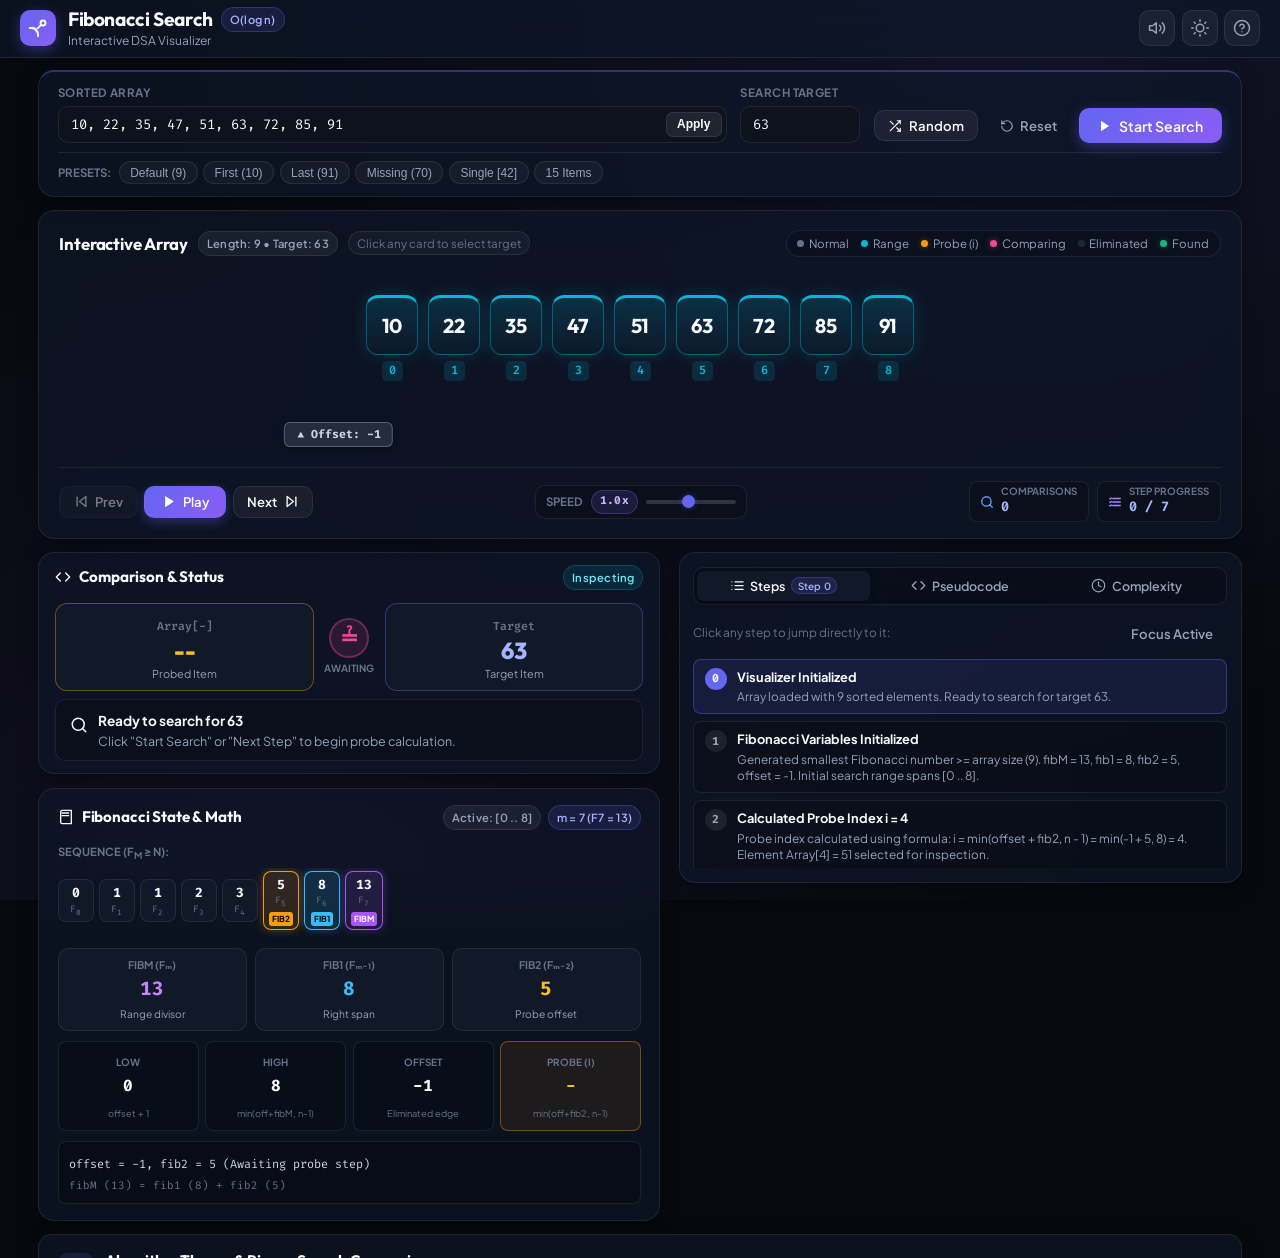
<file: fibonacci-search-visualizer/redirect.html>
<!-- Redirect to root or standalone copy -->
<!DOCTYPE html>
<html lang="en">
<head>
  <meta charset="UTF-8">
  <meta http-equiv="refresh" content="0; url=../index.html">
  <title>Redirecting to Fibonacci Search Visualizer</title>
</head>
<body>
  <p>Redirecting to <a href="../index.html">Fibonacci Search Visualizer</a>...</p>
</body>
</html>
</file>
<file: style.css>
/* ==========================================================================
   FIBONACCI SEARCH VISUALIZER - CLEAN, ATTRACTIVE & MODERN STYLESHEET
   ========================================================================== */

/* --- CSS Variables & Design Tokens --- */
:root {
  /* Color Palette - Dark Theme (Default) */
  --bg-primary: #07090e;
  --bg-secondary: #0d121d;
  --bg-card: rgba(15, 23, 42, 0.65);
  --bg-card-hover: rgba(22, 33, 58, 0.75);
  --bg-card-solid: #111827;
  --border-subtle: rgba(255, 255, 255, 0.08);
  --border-hover: rgba(255, 255, 255, 0.16);
  --border-focus: rgba(99, 102, 241, 0.6);
  --border-active: rgba(129, 140, 248, 0.4);

  /* Typography Colors */
  --text-main: #f8fafc;
  --text-muted: #94a3b8;
  --text-dim: #64748b;
  --text-inverse: #07090e;

  /* Accent Colors */
  --primary: #6366f1;           /* Indigo */
  --primary-glow: rgba(99, 102, 241, 0.35);
  --primary-hover: #4f46e5;
  --accent: #8b5cf6;            /* Violet */
  --accent-glow: rgba(139, 92, 246, 0.25);
  
  --color-probe: #f59e0b;         /* Amber */
  --color-probe-glow: rgba(245, 158, 11, 0.35);
  --color-range: #06b6d4;         /* Cyan */
  --color-range-bg: rgba(6, 182, 212, 0.08);
  --color-range-border: rgba(6, 182, 212, 0.4);
  
  --color-success: #10b981;       /* Emerald */
  --color-success-glow: rgba(16, 185, 129, 0.35);
  --color-danger: #ef4444;        /* Rose */
  --color-danger-glow: rgba(239, 68, 68, 0.35);

  /* Glassmorphism & Shadows */
  --card-blur: blur(18px);
  --shadow-sm: 0 2px 8px rgba(0, 0, 0, 0.25);
  --shadow-md: 0 6px 20px rgba(0, 0, 0, 0.35);
  --shadow-lg: 0 12px 35px rgba(0, 0, 0, 0.45);
  --shadow-glow: 0 0 25px var(--primary-glow);

  /* Modern Typography */
  --font-sans: 'Plus Jakarta Sans', system-ui, -apple-system, sans-serif;
  --font-display: 'Outfit', var(--font-sans);
  --font-mono: 'Fira Code', monospace, Consolas;

  /* Animations & Transitions */
  --ease-smooth: cubic-bezier(0.16, 1, 0.3, 1);
  --transition-fast: 0.15s ease;
  --transition-normal: 0.25s var(--ease-smooth);
}

/* Light Theme Variables */
body.light-theme {
  --bg-primary: #f8fafc;
  --bg-secondary: #ffffff;
  --bg-card: rgba(255, 255, 255, 0.88);
  --bg-card-hover: rgba(248, 250, 252, 0.95);
  --bg-card-solid: #ffffff;
  --border-subtle: rgba(226, 232, 240, 0.9);
  --border-hover: rgba(203, 213, 225, 1);
  --border-focus: rgba(99, 102, 241, 0.6);
  --border-active: rgba(99, 102, 241, 0.3);

  --text-main: #0f172a;
  --text-muted: #475569;
  --text-dim: #94a3b8;
  --text-inverse: #ffffff;

  --primary: #4f46e5;
  --primary-glow: rgba(79, 70, 229, 0.2);
  --primary-hover: #4338ca;
  --accent: #7c3aed;

  --color-probe: #d97706;
  --color-probe-glow: rgba(217, 119, 6, 0.25);
  --color-range: #0284c7;
  --color-range-bg: rgba(2, 132, 199, 0.08);
  --color-range-border: rgba(2, 132, 199, 0.4);

  --shadow-sm: 0 2px 8px rgba(0, 0, 0, 0.04);
  --shadow-md: 0 4px 16px rgba(0, 0, 0, 0.06);
  --shadow-lg: 0 10px 25px rgba(0, 0, 0, 0.09);
}

/* Base Reset */
*, *::before, *::after {
  box-sizing: border-box;
  margin: 0;
  padding: 0;
}

html {
  font-size: 16px;
  scroll-behavior: smooth;
}

body {
  font-family: var(--font-sans);
  background-color: var(--bg-primary);
  color: var(--text-main);
  line-height: 1.5;
  min-height: 100vh;
  display: flex;
  flex-direction: column;
  background-image: 
    radial-gradient(ellipse at 80% 0%, rgba(99, 102, 241, 0.12) 0%, transparent 60%),
    radial-gradient(ellipse at 20% 100%, rgba(139, 92, 246, 0.08) 0%, transparent 60%);
  background-attachment: fixed;
  overflow-x: hidden;
  -webkit-font-smoothing: antialiased;
}

/* Accessibility */
.skip-link {
  position: absolute;
  top: -40px;
  left: 10px;
  background: var(--primary);
  color: white;
  padding: 6px 14px;
  border-radius: 6px;
  z-index: 1000;
  transition: top 0.2s;
  text-decoration: none;
  font-weight: 600;
  font-size: 0.85rem;
}
.skip-link:focus {
  top: 10px;
}

.sr-only {
  position: absolute;
  width: 1px;
  height: 1px;
  padding: 0;
  margin: -1px;
  overflow: hidden;
  clip: rect(0, 0, 0, 0);
  border: 0;
}

/* --- App Header (Sleek Frosted Bar) --- */
.app-header {
  background: var(--bg-card);
  backdrop-filter: var(--card-blur);
  -webkit-backdrop-filter: var(--card-blur);
  border-bottom: 1px solid var(--border-subtle);
  position: sticky;
  top: 0;
  z-index: 100;
  padding: 0.45rem 1.25rem;
}

.header-container {
  max-width: 1240px;
  margin: 0 auto;
  display: flex;
  align-items: center;
  justify-content: space-between;
  gap: 1rem;
}

.brand-group {
  display: flex;
  align-items: center;
  gap: 0.75rem;
}

.brand-icon {
  width: 36px;
  height: 36px;
  border-radius: 10px;
  background: linear-gradient(135deg, var(--primary), var(--accent));
  display: flex;
  align-items: center;
  justify-content: center;
  color: white;
  box-shadow: 0 4px 14px var(--primary-glow);
  flex-shrink: 0;
}

.brand-text {
  display: flex;
  flex-direction: column;
}

.title-with-badge {
  display: flex;
  align-items: center;
  gap: 0.5rem;
}

.app-title {
  font-family: var(--font-display);
  font-size: 1.2rem;
  font-weight: 700;
  letter-spacing: -0.02em;
  color: var(--text-main);
  line-height: 1.2;
}

.app-subtitle {
  font-size: 0.75rem;
  color: var(--text-muted);
}

.header-actions {
  display: flex;
  align-items: center;
  gap: 0.4rem;
}

/* --- Badges --- */
.badge {
  display: inline-flex;
  align-items: center;
  gap: 0.25rem;
  padding: 0.18rem 0.5rem;
  font-size: 0.7rem;
  font-weight: 600;
  border-radius: 9999px;
  letter-spacing: 0.02em;
}

.badge-accent {
  background: rgba(99, 102, 241, 0.15);
  color: #a5b4fc;
  border: 1px solid rgba(99, 102, 241, 0.3);
}

.badge-info {
  background: rgba(6, 182, 212, 0.12);
  color: #67e8f9;
  border: 1px solid rgba(6, 182, 212, 0.25);
}

.badge-neutral {
  background: rgba(255, 255, 255, 0.06);
  color: var(--text-muted);
  border: 1px solid var(--border-subtle);
}

.badge-warning {
  background: rgba(245, 158, 11, 0.15);
  color: #fcd34d;
  border: 1px solid rgba(245, 158, 11, 0.3);
}

.badge-speed {
  background: rgba(139, 92, 246, 0.15);
  color: #c4b5fd;
  border: 1px solid rgba(139, 92, 246, 0.3);
  font-family: var(--font-mono);
  font-weight: 700;
}

/* --- Common Card Style --- */
.card {
  background: var(--bg-card);
  backdrop-filter: var(--card-blur);
  -webkit-backdrop-filter: var(--card-blur);
  border: 1px solid var(--border-subtle);
  border-radius: 16px;
  box-shadow: var(--shadow-md);
  transition: border-color var(--transition-fast), box-shadow var(--transition-fast);
}

.panel-title {
  font-family: var(--font-display);
  font-size: 0.95rem;
  font-weight: 700;
  display: flex;
  align-items: center;
  gap: 0.5rem;
  color: var(--text-main);
  letter-spacing: -0.01em;
}

.panel-header {
  display: flex;
  align-items: center;
  justify-content: space-between;
  margin-bottom: 0.85rem;
  flex-wrap: wrap;
  gap: 0.5rem;
}

/* --- Common Buttons --- */
.btn {
  display: inline-flex;
  align-items: center;
  justify-content: center;
  gap: 0.4rem;
  font-family: var(--font-sans);
  font-weight: 600;
  border-radius: 10px;
  border: 1px solid transparent;
  cursor: pointer;
  transition: all var(--transition-fast);
  text-decoration: none;
  white-space: nowrap;
}

.btn:active {
  transform: scale(0.97);
}

.btn:disabled {
  opacity: 0.45;
  cursor: not-allowed;
  pointer-events: none;
}

.btn-primary {
  background: linear-gradient(135deg, var(--primary), var(--accent));
  color: white;
  box-shadow: 0 4px 14px var(--primary-glow);
}
.btn-primary:hover:not(:disabled) {
  box-shadow: 0 6px 20px var(--primary-glow);
  filter: brightness(1.1);
}

.btn-secondary {
  background: rgba(255, 255, 255, 0.06);
  color: var(--text-main);
  border-color: var(--border-subtle);
}
.btn-secondary:hover:not(:disabled) {
  background: rgba(255, 255, 255, 0.12);
  border-color: var(--border-hover);
}

.btn-ghost {
  background: transparent;
  color: var(--text-muted);
  border: none;
}
.btn-ghost:hover:not(:disabled) {
  background: rgba(255, 255, 255, 0.06);
  color: var(--text-main);
}

.btn-accent {
  background: var(--accent);
  color: white;
}
.btn-accent:hover:not(:disabled) {
  filter: brightness(1.1);
}

.btn-sm {
  padding: 0.4rem 0.85rem;
  font-size: 0.82rem;
}

.btn-icon {
  width: 36px;
  height: 36px;
  border-radius: 10px;
  background: rgba(255, 255, 255, 0.05);
  border: 1px solid var(--border-subtle);
  color: var(--text-muted);
  display: flex;
  align-items: center;
  justify-content: center;
  cursor: pointer;
  transition: all var(--transition-fast);
}
.btn-icon:hover {
  background: rgba(255, 255, 255, 0.12);
  color: var(--text-main);
  border-color: var(--border-hover);
}

/* --- Main Layout --- */
.app-main {
  max-width: 1240px;
  width: 100%;
  margin: 0 auto;
  padding: 0.75rem 1.15rem 1.5rem 1.15rem;
  display: flex;
  flex-direction: column;
  gap: 0.85rem;
  flex: 1;
}

/* ==========================================================================
   1. STREAMLINED CONTROL COMMAND BAR
   ========================================================================== */
.input-command-card {
  padding: 0.75rem 1.15rem;
  display: flex;
  flex-direction: column;
  gap: 0.6rem;
  border-top: 2px solid rgba(99, 102, 241, 0.4);
}

.command-bar-row {
  display: flex;
  align-items: flex-end;
  gap: 0.85rem;
  flex-wrap: wrap;
}

.input-capsule-group {
  display: flex;
  flex-direction: column;
  gap: 0.3rem;
}

.array-capsule {
  flex: 1;
  min-width: 280px;
}

.target-capsule {
  width: 120px;
}

.capsule-label {
  font-size: 0.72rem;
  font-weight: 700;
  text-transform: uppercase;
  letter-spacing: 0.04em;
  color: var(--text-dim);
}

.capsule-field-wrap {
  display: flex;
  align-items: center;
  background: var(--bg-secondary);
  border: 1px solid var(--border-subtle);
  border-radius: 10px;
  padding: 2px 4px 2px 8px;
  transition: border-color var(--transition-fast), box-shadow var(--transition-fast);
}
.capsule-field-wrap:focus-within {
  border-color: var(--border-focus);
  box-shadow: 0 0 0 2px rgba(99, 102, 241, 0.18);
}

.capsule-input {
  width: 100%;
  border: none;
  background: transparent;
  color: var(--text-main);
  font-size: 0.86rem;
  padding: 0.4rem 0.25rem;
  outline: none;
}

.mono-font {
  font-family: var(--font-mono);
}

.capsule-action-btn {
  background: rgba(255, 255, 255, 0.08);
  border: 1px solid var(--border-subtle);
  color: var(--text-main);
  border-radius: 7px;
  padding: 0.3rem 0.65rem;
  font-size: 0.75rem;
  font-weight: 600;
  cursor: pointer;
  transition: all var(--transition-fast);
  white-space: nowrap;
}
.capsule-action-btn:hover {
  background: var(--primary);
  color: white;
  border-color: var(--primary);
}

.command-buttons-group {
  display: flex;
  align-items: center;
  gap: 0.5rem;
}

.btn-cta {
  padding: 0.45rem 1.15rem;
  font-size: 0.88rem;
  border-radius: 10px;
}

.command-sub-row {
  display: flex;
  align-items: center;
  justify-content: space-between;
  flex-wrap: wrap;
  gap: 0.5rem;
  padding-top: 0.5rem;
  border-top: 1px solid var(--border-subtle);
}

.preset-pills-wrap {
  display: flex;
  align-items: center;
  gap: 0.5rem;
  flex-wrap: wrap;
}

.sub-label {
  font-size: 0.72rem;
  font-weight: 700;
  text-transform: uppercase;
  color: var(--text-dim);
}

.preset-chips-group {
  display: flex;
  align-items: center;
  gap: 0.35rem;
  flex-wrap: wrap;
}

.chip-btn {
  background: rgba(255, 255, 255, 0.04);
  border: 1px solid var(--border-subtle);
  border-radius: 9999px;
  color: var(--text-muted);
  font-size: 0.75rem;
  font-weight: 500;
  padding: 0.2rem 0.65rem;
  cursor: pointer;
  transition: all var(--transition-fast);
}
.chip-btn:hover {
  background: rgba(99, 102, 241, 0.16);
  border-color: rgba(99, 102, 241, 0.35);
  color: #c7d2fe;
}

.input-error {
  font-size: 0.75rem;
  color: var(--color-danger);
  font-weight: 500;
}

/* Unsorted Banner */
.unsorted-banner {
  background: rgba(245, 158, 11, 0.1);
  border: 1px solid rgba(245, 158, 11, 0.35);
  border-radius: 12px;
  padding: 0.75rem 1rem;
}
.unsorted-content {
  display: flex;
  align-items: center;
  justify-content: space-between;
  gap: 1rem;
  flex-wrap: wrap;
}
.unsorted-icon { font-size: 1.5rem; }
.unsorted-text { flex: 1; }
.unsorted-heading { font-size: 0.9rem; font-weight: 700; color: #fcd34d; }
.unsorted-desc { font-size: 0.78rem; color: var(--text-muted); }
.unsorted-actions { display: flex; gap: 0.5rem; }

/* ==========================================================================
   2. MAIN ARRAY VISUALIZATION STAGE (HERO)
   ========================================================================== */
.array-stage-card {
  padding: 1.15rem 1.25rem 0.95rem 1.25rem;
  position: relative;
  overflow: hidden;
}

.stage-header {
  display: flex;
  justify-content: space-between;
  align-items: center;
  margin-bottom: 1.25rem;
  flex-wrap: wrap;
  gap: 0.75rem;
}

.stage-title-wrap {
  display: flex;
  align-items: center;
  gap: 0.65rem;
  flex-wrap: wrap;
}

.stage-title {
  font-family: var(--font-display);
  font-size: 1.05rem;
  font-weight: 700;
  color: var(--text-main);
  letter-spacing: -0.01em;
}

.stage-hint-pill {
  font-size: 0.72rem;
  color: var(--text-dim);
  background: rgba(255, 255, 255, 0.04);
  padding: 0.15rem 0.5rem;
  border-radius: 9999px;
  border: 1px solid var(--border-subtle);
}

.legend-bar {
  display: flex;
  align-items: center;
  gap: 0.75rem;
  flex-wrap: wrap;
  background: rgba(0, 0, 0, 0.2);
  padding: 0.25rem 0.65rem;
  border-radius: 9999px;
  border: 1px solid var(--border-subtle);
  font-size: 0.72rem;
  color: var(--text-muted);
}

.legend-item {
  display: flex;
  align-items: center;
  gap: 0.3rem;
}

.legend-dot {
  width: 7px;
  height: 7px;
  border-radius: 50%;
  display: inline-block;
}

.dot-normal { background: #64748b; }
.dot-range { background: var(--color-range); }
.dot-probe { background: var(--color-probe); box-shadow: 0 0 6px var(--color-probe-glow); }
.dot-comparing { background: #ec4899; box-shadow: 0 0 6px rgba(236, 72, 153, 0.5); }
.dot-eliminated { background: #334155; opacity: 0.5; }
.dot-found { background: var(--color-success); box-shadow: 0 0 6px var(--color-success-glow); }

/* Array Elements Container */
.array-container-wrapper {
  position: relative;
  padding: 0.5rem 0.25rem 1.25rem 0.25rem;
  overflow-x: auto;
  scrollbar-width: thin;
}

.array-container {
  display: flex;
  justify-content: center;
  align-items: center;
  gap: 10px;
  min-width: max-content;
  padding: 10px 8px;
  margin: 0 auto;
}

/* Individual Array Item Box */
.array-item {
  display: flex;
  flex-direction: column;
  align-items: center;
  gap: 6px;
  cursor: pointer;
  position: relative;
  transition: transform var(--transition-normal);
}
.array-item:hover {
  transform: translateY(-4px);
}

.array-box {
  width: 52px;
  height: 60px;
  background: var(--bg-card-solid);
  border: 1.5px solid rgba(255, 255, 255, 0.1);
  border-radius: 12px;
  display: flex;
  flex-direction: column;
  align-items: center;
  justify-content: center;
  position: relative;
  box-shadow: var(--shadow-sm);
  transition: all var(--transition-normal);
  user-select: none;
}

.box-val {
  font-family: var(--font-display);
  font-size: 1.25rem;
  font-weight: 700;
  color: var(--text-main);
  letter-spacing: -0.02em;
}

.box-role-tag {
  position: absolute;
  top: -9px;
  background: var(--bg-secondary);
  border: 1px solid var(--border-subtle);
  border-radius: 4px;
  padding: 1px 5px;
  font-size: 0.6rem;
  font-weight: 800;
  text-transform: uppercase;
  letter-spacing: 0.05em;
  color: var(--text-muted);
  display: none;
  box-shadow: 0 2px 6px rgba(0, 0, 0, 0.3);
}

.box-index {
  font-family: var(--font-mono);
  font-size: 0.74rem;
  font-weight: 600;
  color: var(--text-dim);
  background: rgba(255, 255, 255, 0.05);
  padding: 1px 7px;
  border-radius: 5px;
  transition: all var(--transition-fast);
}

/* Dynamic State Classes */
.array-item.state-in-range .array-box {
  border-color: var(--color-range-border);
  border-top: 3px solid var(--color-range);
  background: linear-gradient(180deg, rgba(6, 182, 212, 0.18) 0%, rgba(6, 182, 212, 0.04) 100%);
  box-shadow: 0 0 16px rgba(6, 182, 212, 0.2);
}
.array-item.state-in-range .box-index {
  color: var(--color-range);
  background: rgba(6, 182, 212, 0.15);
}

.array-item.state-probe .array-box {
  border-color: var(--color-probe);
  background: linear-gradient(180deg, rgba(245, 158, 11, 0.28) 0%, rgba(217, 119, 6, 0.15) 100%);
  box-shadow: 0 0 25px var(--color-probe-glow), 0 0 0 2px rgba(245, 158, 11, 0.35);
  transform: translateY(-6px) scale(1.05);
}
.array-item.state-probe .box-val { color: #fbbf24; }
.array-item.state-probe .box-index { color: #fbbf24; background: rgba(245, 158, 11, 0.25); font-weight: 700; }
.array-item.state-probe .box-role-tag { display: block; background: var(--color-probe); color: #000; border-color: var(--color-probe); }

.array-item.state-comparing .array-box {
  border-color: #ec4899;
  background: linear-gradient(180deg, rgba(236, 72, 153, 0.25) 0%, rgba(219, 39, 119, 0.15) 100%);
  box-shadow: 0 0 22px rgba(236, 72, 153, 0.45);
}
.array-item.state-comparing .box-val { color: #f472b6; }

.array-item.state-eliminated {
  opacity: 0.3;
  filter: grayscale(85%);
  transform: scale(0.97);
  transition: opacity 0.3s ease, filter 0.3s ease;
}
.array-item.state-eliminated .array-box {
  border-color: rgba(255, 255, 255, 0.04);
}

.array-item.state-found .array-box {
  border-color: var(--color-success);
  background: linear-gradient(180deg, rgba(16, 185, 129, 0.35) 0%, rgba(5, 150, 105, 0.2) 100%);
  box-shadow: 0 0 35px var(--color-success-glow), 0 0 0 3px rgba(16, 185, 129, 0.45);
  transform: translateY(-8px) scale(1.08);
}
.array-item.state-found .box-val { color: #34d399; font-weight: 800; }
.array-item.state-found .box-index { background: rgba(16, 185, 129, 0.25); color: #34d399; }
.array-item.state-found .box-role-tag { display: block; background: var(--color-success); color: #000; border-color: var(--color-success); }

/* Gliding pointer markers underneath array */
.pointer-track {
  position: relative;
  height: 52px;
  width: 100%;
  margin-top: 4px;
}

.pointer-badge {
  position: absolute;
  transform: translateX(-50%);
  display: inline-flex;
  align-items: center;
  gap: 0.35rem;
  padding: 0.2rem 0.65rem;
  border-radius: 6px;
  font-size: 0.72rem;
  font-weight: 700;
  font-family: var(--font-mono);
  box-shadow: var(--shadow-sm);
  transition: left 0.35s cubic-bezier(0.16, 1, 0.3, 1), opacity 0.2s ease;
  white-space: nowrap;
}

.pointer-arrow-svg { display: block; }

/* Probe on Tier 1 (top) */
.probe-badge {
  top: 2px;
  background: rgba(245, 158, 11, 0.22);
  border: 1px solid rgba(245, 158, 11, 0.7);
  color: #fbbf24;
  z-index: 2;
  box-shadow: 0 0 10px rgba(245, 158, 11, 0.25);
}

/* Offset on Tier 2 (below probe) */
.offset-badge {
  top: 27px;
  background: rgba(148, 163, 184, 0.18);
  border: 1px solid rgba(148, 163, 184, 0.45);
  color: #cbd5e1;
  z-index: 1;
}

/* Playback Toolbar */
.controls-toolbar {
  display: flex;
  align-items: center;
  justify-content: space-between;
  gap: 1rem;
  padding-top: 0.85rem;
  border-top: 1px solid var(--border-subtle);
  flex-wrap: wrap;
}

.playback-buttons {
  display: flex;
  align-items: center;
  gap: 0.4rem;
}

.btn-control {
  background: rgba(255, 255, 255, 0.05);
  color: var(--text-main);
  border-color: var(--border-subtle);
}
.btn-control:hover:not(:disabled) {
  background: rgba(255, 255, 255, 0.1);
  border-color: var(--border-hover);
}

.btn-play {
  background: linear-gradient(135deg, var(--primary), var(--accent));
  color: white;
  min-width: 82px;
  box-shadow: 0 4px 12px var(--primary-glow);
}
.btn-play:hover:not(:disabled) {
  filter: brightness(1.1);
}

.speed-slider-group {
  display: flex;
  align-items: center;
  gap: 0.5rem;
  background: rgba(0, 0, 0, 0.2);
  padding: 0.25rem 0.65rem;
  border-radius: 10px;
  border: 1px solid var(--border-subtle);
}

.speed-label-text {
  font-size: 0.72rem;
  color: var(--text-dim);
  font-weight: 700;
  text-transform: uppercase;
}

input[type="range"] {
  -webkit-appearance: none;
  appearance: none;
  width: 90px;
  height: 4px;
  background: rgba(255, 255, 255, 0.15);
  border-radius: 4px;
  outline: none;
}
input[type="range"]::-webkit-slider-thumb {
  -webkit-appearance: none;
  appearance: none;
  width: 13px;
  height: 13px;
  border-radius: 50%;
  background: var(--primary);
  cursor: pointer;
  box-shadow: 0 0 6px var(--primary-glow);
}

.metrics-pill-group {
  display: flex;
  align-items: center;
  gap: 0.5rem;
}

.metric-pill {
  display: flex;
  align-items: center;
  gap: 0.45rem;
  background: rgba(0, 0, 0, 0.2);
  border: 1px solid var(--border-subtle);
  border-radius: 8px;
  padding: 0.25rem 0.65rem;
}

.metric-icon-wrap {
  display: flex;
  align-items: center;
  justify-content: center;
}

.metric-details {
  display: flex;
  flex-direction: column;
}

.metric-title {
  font-size: 0.62rem;
  color: var(--text-dim);
  text-transform: uppercase;
  font-weight: 700;
  line-height: 1.1;
}

.metric-value {
  font-family: var(--font-mono);
  font-size: 0.84rem;
  font-weight: 700;
  color: #a5b4fc;
}

/* ==========================================================================
   3. BALANCED 2-COLUMN DASHBOARD
   ========================================================================== */
.main-dashboard-grid {
  display: grid;
  grid-template-columns: 1.05fr 0.95fr;
  gap: 1.15rem;
  align-items: start;
}

.dashboard-col {
  display: flex;
  flex-direction: column;
  gap: 0.85rem;
}

/* Comparison Card */
.comparison-card {
  padding: 0.75rem 1rem;
}

.comparison-arena {
  display: flex;
  align-items: center;
  justify-content: space-around;
  gap: 0.65rem;
  margin: 0.45rem 0;
}

.comp-box {
  flex: 1;
  background: var(--bg-card-solid);
  border: 1px solid var(--border-subtle);
  border-radius: 12px;
  padding: 0.5rem 0.4rem;
  text-align: center;
}

.comp-probe-box { border-color: rgba(245, 158, 11, 0.4); }
.comp-probe-box .comp-val { color: #fbbf24; }

.comp-target-box { border-color: rgba(99, 102, 241, 0.4); }
.comp-target-box .comp-val { color: #a5b4fc; }

.comp-tag {
  display: inline-block;
  font-family: var(--font-mono);
  font-size: 0.72rem;
  font-weight: 600;
  color: var(--text-dim);
  margin-bottom: 0.15rem;
}

.comp-val {
  font-family: var(--font-display);
  font-size: 1.45rem;
  font-weight: 800;
  line-height: 1.1;
}

.comp-label {
  font-size: 0.68rem;
  color: var(--text-muted);
  margin-top: 0.15rem;
  display: block;
}

.comp-operator-box {
  display: flex;
  flex-direction: column;
  align-items: center;
}

.operator-sign {
  font-family: var(--font-mono);
  font-size: 1.4rem;
  font-weight: 800;
  color: #ec4899;
  width: 40px;
  height: 40px;
  border-radius: 50%;
  background: rgba(236, 72, 153, 0.12);
  border: 2px solid rgba(236, 72, 153, 0.35);
  display: flex;
  align-items: center;
  justify-content: center;
}

.operator-sub {
  font-size: 0.62rem;
  font-weight: 700;
  color: var(--text-dim);
  margin-top: 0.2rem;
  text-transform: uppercase;
}

.comp-verdict-box {
  display: flex;
  align-items: flex-start;
  gap: 0.65rem;
  background: rgba(0, 0, 0, 0.2);
  border-radius: 10px;
  padding: 0.65rem 0.85rem;
  border: 1px solid var(--border-subtle);
  margin-top: 0.5rem;
}

.verdict-icon-container {
  font-size: 1.15rem;
  flex-shrink: 0;
  margin-top: 2px;
}

.verdict-headline {
  font-size: 0.85rem;
  font-weight: 700;
  color: var(--text-main);
  margin-bottom: 0.1rem;
}

.verdict-desc {
  font-size: 0.78rem;
  color: var(--text-muted);
  line-height: 1.4;
}

/* Result Card */
.result-card {
  padding: 0.85rem 1rem;
  border-radius: 12px;
}
.result-card.success-state {
  border-color: var(--color-success);
  background: linear-gradient(180deg, rgba(16, 185, 129, 0.15) 0%, rgba(17, 24, 39, 0.95) 100%);
  box-shadow: 0 0 25px var(--color-success-glow);
}
.result-card.success-state .result-icon-circle { background: var(--color-success); color: #000; }

.result-card.failure-state {
  border-color: var(--color-danger);
  background: linear-gradient(180deg, rgba(239, 68, 68, 0.15) 0%, rgba(17, 24, 39, 0.95) 100%);
  box-shadow: 0 0 25px var(--color-danger-glow);
}
.result-card.failure-state .result-icon-circle { background: var(--color-danger); color: #fff; }

.result-badge-row { display: flex; align-items: center; gap: 0.75rem; margin-bottom: 0.65rem; }
.result-icon-circle { width: 34px; height: 34px; border-radius: 50%; display: flex; align-items: center; justify-content: center; font-size: 1.1rem; font-weight: 800; flex-shrink: 0; }
.result-title { font-family: var(--font-display); font-size: 1rem; font-weight: 700; }
.result-subtitle { font-size: 0.75rem; color: var(--text-muted); }

.result-details-grid {
  display: grid;
  grid-template-columns: repeat(4, 1fr);
  gap: 0.4rem;
  margin: 0.65rem 0;
}
.res-item { background: rgba(0, 0, 0, 0.25); border-radius: 6px; padding: 0.35rem; text-align: center; }
.res-label { font-size: 0.62rem; color: var(--text-dim); text-transform: uppercase; font-weight: 600; }
.res-value { font-family: var(--font-mono); font-size: 0.92rem; font-weight: 700; color: var(--text-main); margin-top: 0.1rem; display: block; }
.result-explanation-text { font-size: 0.76rem; color: var(--text-muted); border-top: 1px solid var(--border-subtle); padding-top: 0.45rem; }

/* Combined HUD Card */
.hud-card {
  padding: 1rem 1.15rem;
}

.hud-badges-group {
  display: flex;
  gap: 0.4rem;
  align-items: center;
}

.hud-sub-label {
  font-size: 0.7rem;
  color: var(--text-dim);
  font-weight: 700;
  text-transform: uppercase;
  display: block;
  margin-bottom: 0.3rem;
}

.fib-ribbon-wrapper {
  margin-bottom: 0.65rem;
}

.fib-sequence-tape {
  display: flex;
  align-items: center;
  gap: 5px;
  overflow-x: auto;
  padding: 0.15rem 0 0.45rem 0;
  scrollbar-width: thin;
}

.fib-pill {
  display: flex;
  flex-direction: column;
  align-items: center;
  min-width: 36px;
  padding: 3px 5px;
  background: var(--bg-card-solid);
  border: 1px solid var(--border-subtle);
  border-radius: 8px;
  transition: all var(--transition-normal);
  flex-shrink: 0;
}

.fib-pill-num { font-family: var(--font-mono); font-size: 0.82rem; font-weight: 700; color: var(--text-main); }
.fib-pill-idx { font-size: 0.58rem; color: var(--text-dim); font-family: var(--font-mono); }
.fib-pill-tag { font-size: 0.52rem; font-weight: 700; padding: 1px 3px; border-radius: 3px; margin-top: 2px; text-transform: uppercase; display: none; }

.fib-pill.is-fibM { border-color: #a855f7; background: rgba(168, 85, 247, 0.15); box-shadow: 0 0 10px rgba(168, 85, 247, 0.3); }
.fib-pill.is-fibM .fib-pill-tag { display: block; background: #a855f7; color: #fff; }

.fib-pill.is-fib1 { border-color: #38bdf8; background: rgba(56, 189, 248, 0.15); box-shadow: 0 0 10px rgba(56, 189, 248, 0.3); }
.fib-pill.is-fib1 .fib-pill-tag { display: block; background: #38bdf8; color: #000; }

.fib-pill.is-fib2 { border-color: #f59e0b; background: rgba(245, 158, 11, 0.15); box-shadow: 0 0 10px var(--color-probe-glow); }
.fib-pill.is-fib2 .fib-pill-tag { display: block; background: #f59e0b; color: #000; }

.fib-variables-grid {
  display: grid;
  grid-template-columns: repeat(3, 1fr);
  gap: 0.5rem;
  margin-bottom: 0.65rem;
}

.fib-var-card {
  background: var(--bg-card-solid);
  border: 1px solid var(--border-subtle);
  border-radius: 10px;
  padding: 0.5rem 0.4rem;
  text-align: center;
}

.var-badge { font-size: 0.66rem; font-weight: 700; color: var(--text-dim); text-transform: uppercase; }
.var-value { font-family: var(--font-mono); font-size: 1.2rem; font-weight: 800; margin: 0.15rem 0; }
.var-sub { font-size: 0.64rem; color: var(--text-muted); }

.var-fibM .var-value { color: #c084fc; }
.var-fib1 .var-value { color: #38bdf8; }
.var-fib2 .var-value { color: #fbbf24; }

.range-stats-grid {
  display: grid;
  grid-template-columns: repeat(4, 1fr);
  gap: 0.4rem;
  margin-bottom: 0.65rem;
}

.range-stat-box {
  background: rgba(0, 0, 0, 0.2);
  border: 1px solid var(--border-subtle);
  border-radius: 8px;
  padding: 0.4rem 0.35rem;
  text-align: center;
}

.range-label { font-size: 0.62rem; color: var(--text-dim); font-weight: 700; text-transform: uppercase; }
.range-num { font-family: var(--font-mono); font-size: 1rem; font-weight: 700; color: var(--text-main); margin: 0.1rem 0; display: block; }
.range-note { font-size: 0.58rem; color: var(--text-dim); }

.highlight-probe {
  border-color: rgba(245, 158, 11, 0.4);
  background: rgba(245, 158, 11, 0.08);
}
.highlight-probe .range-num { color: #fbbf24; }

.hud-formula-bar {
  display: flex;
  flex-direction: column;
  gap: 0.25rem;
  background: rgba(0, 0, 0, 0.25);
  padding: 0.5rem 0.65rem;
  border-radius: 8px;
  border: 1px solid var(--border-subtle);
}

.formula-text code, .equation-text {
  font-family: var(--font-mono);
  font-size: 0.74rem;
  color: #cbd5e1;
}
.equation-text { color: var(--text-dim); font-size: 0.68rem; }

/* ==========================================================================
   RIGHT COLUMN: TABBED ALGORITHM EXPLORER
   ========================================================================== */
.explorer-card {
  padding: 0.85rem;
}

.tab-bar {
  display: flex;
  align-items: center;
  background: rgba(0, 0, 0, 0.25);
  border-radius: 10px;
  padding: 3px;
  gap: 4px;
  margin-bottom: 0.85rem;
  border: 1px solid var(--border-subtle);
}

.tab-btn {
  flex: 1;
  display: flex;
  align-items: center;
  justify-content: center;
  gap: 0.35rem;
  padding: 0.4rem 0.65rem;
  font-family: var(--font-sans);
  font-size: 0.78rem;
  font-weight: 600;
  color: var(--text-muted);
  background: transparent;
  border: none;
  border-radius: 7px;
  cursor: pointer;
  transition: all var(--transition-fast);
}
.tab-btn:hover {
  color: var(--text-main);
  background: rgba(255, 255, 255, 0.05);
}
.tab-btn.active {
  background: var(--bg-card-solid);
  color: var(--text-main);
  box-shadow: var(--shadow-sm);
}

.tab-badge {
  font-size: 0.62rem;
  padding: 0.1rem 0.35rem;
}

.tab-pane {
  min-height: 220px;
  max-height: 250px;
  overflow-y: auto;
  scrollbar-width: thin;
}

.tab-pane-header {
  display: flex;
  align-items: center;
  justify-content: space-between;
  margin-bottom: 0.65rem;
  font-size: 0.74rem;
  color: var(--text-dim);
}

/* Steps Timeline */
.steps-timeline {
  display: flex;
  flex-direction: column;
  gap: 0.45rem;
}

.step-card {
  display: flex;
  align-items: flex-start;
  gap: 0.65rem;
  background: rgba(0, 0, 0, 0.2);
  border: 1px solid var(--border-subtle);
  border-radius: 8px;
  padding: 0.5rem 0.65rem;
  cursor: pointer;
  transition: all var(--transition-fast);
}
.step-card:hover {
  background: rgba(255, 255, 255, 0.04);
  border-color: var(--border-hover);
}
.step-card.active-step {
  background: rgba(99, 102, 241, 0.12);
  border-color: rgba(99, 102, 241, 0.4);
}

.step-num-pill {
  font-family: var(--font-mono);
  font-size: 0.72rem;
  font-weight: 700;
  background: rgba(255, 255, 255, 0.08);
  color: var(--text-muted);
  width: 22px;
  height: 22px;
  border-radius: 50%;
  display: flex;
  align-items: center;
  justify-content: center;
  flex-shrink: 0;
}
.step-card.active-step .step-num-pill {
  background: var(--primary);
  color: white;
}

.step-info { flex: 1; }
.step-title { font-size: 0.8rem; font-weight: 700; color: var(--text-main); margin-bottom: 0.15rem; }
.step-desc { font-size: 0.74rem; color: var(--text-muted); line-height: 1.35; }

/* Pseudocode Pane */
.pseudocode-pre {
  background: rgba(0, 0, 0, 0.3);
  border: 1px solid var(--border-subtle);
  border-radius: 8px;
  padding: 0.65rem 0.85rem;
  font-family: var(--font-mono);
  font-size: 0.76rem;
  line-height: 1.55;
  overflow-x: auto;
}

.code-line {
  display: block;
  padding: 1px 4px;
  border-radius: 4px;
  transition: background var(--transition-fast);
}
.code-line.active-line {
  background: rgba(99, 102, 241, 0.25);
  border-left: 3px solid var(--primary);
  color: #fff;
  font-weight: 600;
}

.c-k { color: #67e8f9; }
.c-kw { color: #c084fc; font-weight: 600; }
.c-cm { color: #64748b; font-style: italic; }

/* Complexity Pane */
.complexity-grid {
  display: grid;
  grid-template-columns: repeat(2, 1fr);
  gap: 0.65rem;
  margin-bottom: 0.85rem;
}

.complexity-stat {
  background: rgba(0, 0, 0, 0.2);
  border: 1px solid var(--border-subtle);
  border-radius: 10px;
  padding: 0.65rem;
}

.cx-label { font-size: 0.7rem; color: var(--text-dim); text-transform: uppercase; font-weight: 700; display: block; }
.cx-val { font-family: var(--font-mono); font-size: 1.25rem; font-weight: 800; margin: 0.2rem 0; display: block; }
.cx-desc { font-size: 0.72rem; color: var(--text-muted); }

.cx-good { color: #34d399; }
.cx-avg { color: #60a5fa; }

.complexity-advantage {
  background: rgba(99, 102, 241, 0.08);
  border: 1px solid rgba(99, 102, 241, 0.2);
  border-radius: 10px;
  padding: 0.75rem;
  font-size: 0.78rem;
  color: var(--text-muted);
  line-height: 1.45;
}
.advantage-badge {
  font-size: 0.72rem;
  font-weight: 700;
  color: #a5b4fc;
  text-transform: uppercase;
  margin-bottom: 0.25rem;
}

/* ==========================================================================
   4. COLLAPSIBLE DSA THEORY & COMPARISON ACCORDION
   ========================================================================== */
.edu-accordion {
  border-radius: 14px;
  overflow: hidden;
}

.edu-summary {
  display: flex;
  align-items: center;
  justify-content: space-between;
  padding: 0.9rem 1.25rem;
  cursor: pointer;
  list-style: none;
  user-select: none;
  transition: background var(--transition-fast);
}
.edu-summary::-webkit-details-marker {
  display: none;
}
.edu-summary:hover {
  background: rgba(255, 255, 255, 0.03);
}

.edu-summary-content {
  display: flex;
  align-items: center;
  gap: 0.75rem;
}

.edu-summary-icon {
  width: 34px;
  height: 34px;
  border-radius: 8px;
  background: rgba(99, 102, 241, 0.15);
  color: #a5b4fc;
  display: flex;
  align-items: center;
  justify-content: center;
  flex-shrink: 0;
}

.edu-summary-title {
  font-family: var(--font-display);
  font-size: 0.95rem;
  font-weight: 700;
  color: var(--text-main);
}

.edu-summary-sub {
  font-size: 0.74rem;
  color: var(--text-dim);
}

.edu-chevron {
  color: var(--text-dim);
  transition: transform var(--transition-normal);
}

.edu-accordion[open] .edu-chevron {
  transform: rotate(180deg);
}

.edu-expanded-content {
  padding: 0.75rem 1.25rem 1.25rem 1.25rem;
  border-top: 1px solid var(--border-subtle);
  display: flex;
  flex-direction: column;
  gap: 1.25rem;
}

.edu-grid {
  display: grid;
  grid-template-columns: repeat(2, 1fr);
  gap: 1.15rem;
}

.edu-box {
  background: rgba(0, 0, 0, 0.2);
  border: 1px solid var(--border-subtle);
  border-radius: 10px;
  padding: 0.85rem 1rem;
}

.edu-heading {
  font-family: var(--font-display);
  font-size: 0.88rem;
  font-weight: 700;
  margin-bottom: 0.5rem;
  color: var(--text-main);
}

.edu-quote {
  font-style: italic;
  font-size: 0.78rem;
  color: #a5b4fc;
  border-left: 2px solid var(--primary);
  padding-left: 0.65rem;
  margin-bottom: 0.5rem;
}

.edu-text {
  font-size: 0.78rem;
  color: var(--text-muted);
  line-height: 1.45;
}

.edu-steps-list {
  padding-left: 1.15rem;
  font-size: 0.78rem;
  color: var(--text-muted);
  line-height: 1.5;
}
.edu-steps-list code {
  font-family: var(--font-mono);
  background: rgba(255, 255, 255, 0.08);
  padding: 1px 4px;
  border-radius: 4px;
  font-size: 0.72rem;
  color: #cbd5e1;
}

.comparison-table-wrapper {
  background: rgba(0, 0, 0, 0.2);
  border: 1px solid var(--border-subtle);
  border-radius: 10px;
  padding: 0.85rem 1rem;
}

.table-responsive {
  overflow-x: auto;
  margin-top: 0.5rem;
}

.dsa-table {
  width: 100%;
  border-collapse: collapse;
  font-size: 0.78rem;
}

.dsa-table th, .dsa-table td {
  padding: 0.45rem 0.65rem;
  border-bottom: 1px solid var(--border-subtle);
  text-align: left;
}

.dsa-table th {
  color: var(--text-dim);
  text-transform: uppercase;
  font-size: 0.7rem;
  font-weight: 700;
}

.highlight-col {
  color: #a5b4fc !important;
}

.dsa-table code {
  font-family: var(--font-mono);
  background: rgba(255, 255, 255, 0.06);
  padding: 1px 4px;
  border-radius: 4px;
  font-size: 0.72rem;
}

/* ==========================================================================
   5. MODAL STYLES
   ========================================================================== */
.modal-backdrop {
  position: fixed;
  inset: 0;
  background: rgba(0, 0, 0, 0.65);
  backdrop-filter: blur(8px);
  -webkit-backdrop-filter: blur(8px);
  display: flex;
  align-items: center;
  justify-content: center;
  z-index: 1000;
  padding: 1rem;
}

.modal-card {
  background: var(--bg-card-solid);
  border: 1px solid var(--border-subtle);
  border-radius: 16px;
  max-width: 480px;
  width: 100%;
  padding: 1.25rem;
  box-shadow: var(--shadow-lg);
}

.modal-header {
  display: flex;
  align-items: center;
  justify-content: space-between;
  margin-bottom: 0.85rem;
}

.modal-title {
  font-family: var(--font-display);
  font-size: 1.05rem;
  font-weight: 700;
  display: flex;
  align-items: center;
  gap: 0.5rem;
}

.modal-intro {
  font-size: 0.8rem;
  color: var(--text-muted);
  margin-bottom: 0.85rem;
}

.shortcuts-grid {
  display: flex;
  flex-direction: column;
  gap: 0.45rem;
  margin-bottom: 1rem;
}

.shortcut-row {
  display: flex;
  align-items: center;
  gap: 0.75rem;
  font-size: 0.78rem;
  color: var(--text-muted);
}

.key-cap {
  font-family: var(--font-mono);
  font-size: 0.72rem;
  font-weight: 700;
  background: rgba(255, 255, 255, 0.1);
  border: 1px solid var(--border-subtle);
  border-radius: 5px;
  padding: 2px 7px;
  min-width: 26px;
  text-align: center;
  color: var(--text-main);
  box-shadow: 0 1px 3px rgba(0,0,0,0.3);
}

.modal-tips {
  background: rgba(99, 102, 241, 0.08);
  border: 1px solid rgba(99, 102, 241, 0.2);
  border-radius: 8px;
  padding: 0.65rem 0.75rem;
  font-size: 0.76rem;
  color: var(--text-muted);
}
.modal-tips h4 {
  font-size: 0.76rem;
  font-weight: 700;
  color: #a5b4fc;
  display: flex;
  align-items: center;
  gap: 0.35rem;
  margin-bottom: 0.2rem;
}

.modal-footer {
  display: flex;
  justify-content: flex-end;
  margin-top: 1rem;
}

/* ==========================================================================
   6. FOOTER
   ========================================================================== */
.app-footer {
  border-top: 1px solid var(--border-subtle);
  padding: 1.25rem;
  text-align: center;
  color: var(--text-dim);
  font-size: 0.76rem;
}
.footer-sub {
  font-size: 0.7rem;
  margin-top: 0.2rem;
}

/* ==========================================================================
   7. RESPONSIVE BREAKPOINTS
   ========================================================================== */
@media (max-width: 900px) {
  .main-dashboard-grid {
    grid-template-columns: 1fr;
  }
  .edu-grid {
    grid-template-columns: 1fr;
  }
  .command-bar-row {
    flex-direction: column;
    align-items: stretch;
  }
  .array-capsule, .target-capsule {
    width: 100%;
  }
}
</file>
